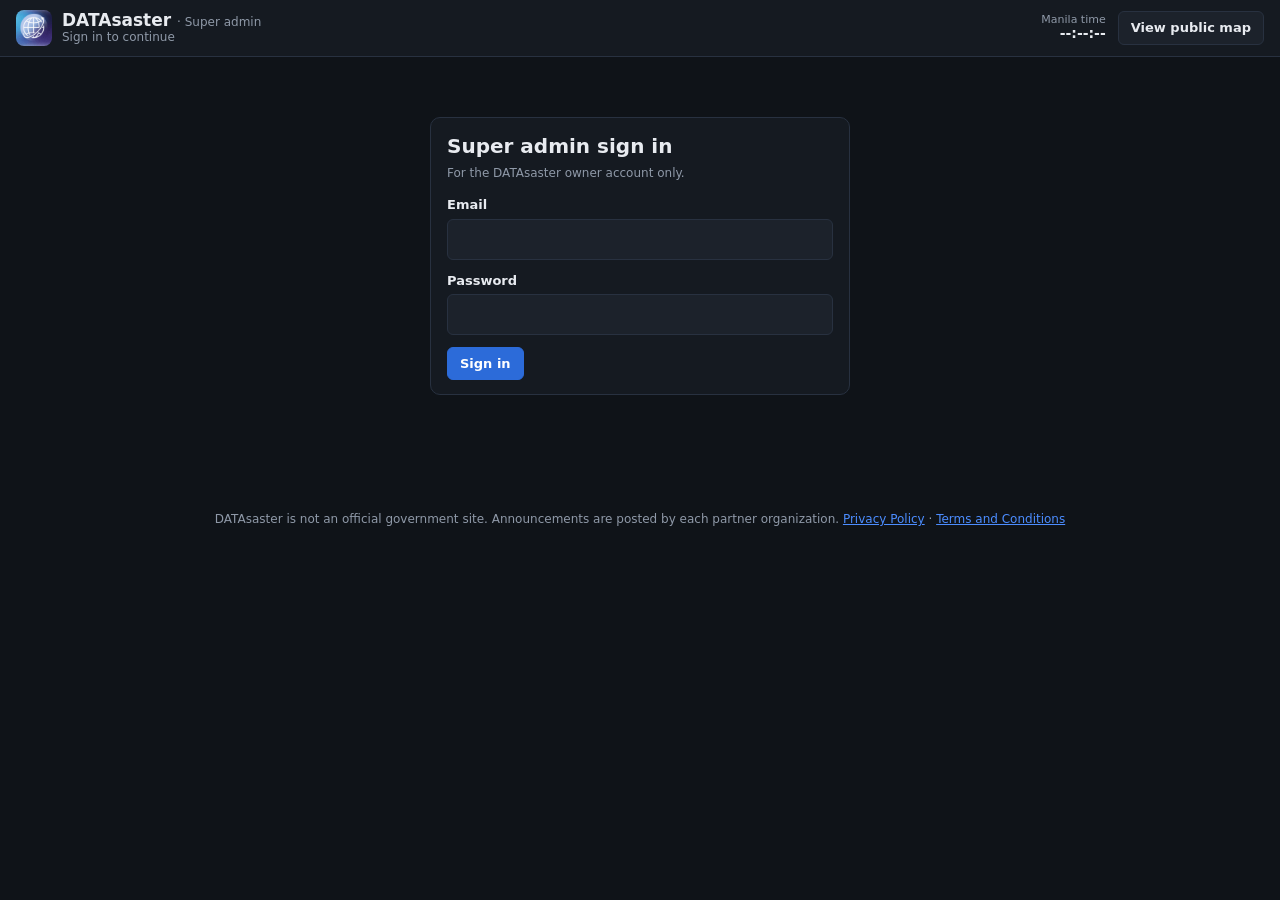
<file: admin.html>
<!DOCTYPE html>
<html lang="en" data-theme="dark">
<head>
<meta charset="utf-8">
<meta name="viewport" content="width=device-width, initial-scale=1">
<meta name="theme-color" content="#0f1318">
<title>Super admin | DATAsaster</title>
<meta name="robots" content="noindex">
<link rel="icon" href="favicon.ico" sizes="any">
<link rel="icon" type="image/png" sizes="32x32" href="favicon-32.png">
<link rel="apple-touch-icon" href="apple-touch-icon.png">
<link rel="stylesheet" href="css/style.css">
<link rel="stylesheet" href="css/lgu.css">
<link rel="stylesheet" href="css/lgu-console.css">
</head>
<body class="lgupage lgu cons">
<noscript><p style="padding:16px;margin:0;background:#fbbf24;color:#14181f">The admin page needs JavaScript. Please turn it on in your browser.</p></noscript>
<header class="lgutop" id="ctop">
  <a class="brand" href="./"><img src="icon-192.png" alt="" width="36" height="36"><div><b>DATAsaster <span class="m" style="font-weight:400">&middot; Super admin</span></b><small id="who">Sign in to continue</small></div></a>
  <div class="sp"></div>
  <div class="clock"><small>Manila time</small><b id="clk">--:--:--</b></div>
  <a class="btn" href="./">View public map</a>
  <button class="btn" id="btnOut" type="button" hidden>Sign out</button>
</header>
<nav class="ctabs" id="ctabs" hidden aria-label="Console sections"></nav>
<main id="app" class="capp"><p class="m" style="padding:24px 16px">Loading...</p></main>
<div class="toast" id="toast"></div>
<p class="lgufoot">DATAsaster is not an official government site. Announcements are posted by each partner organization. <a href="privacy.html">Privacy Policy</a> &middot; <a href="terms.html">Terms and Conditions</a></p>

<script src="lib/firebase-app-compat.js"></script>
<script src="lib/firebase-auth-compat.js"></script>
<script src="lib/firebase-firestore-compat.js"></script>
<script src="lib/firebase-app-check-compat.js"></script>
<script src="js/firebase-config.js"></script>
<script src="js/places.js"></script>
<script src="js/lgu-admin.js"></script>
</body>
</html>
</file>
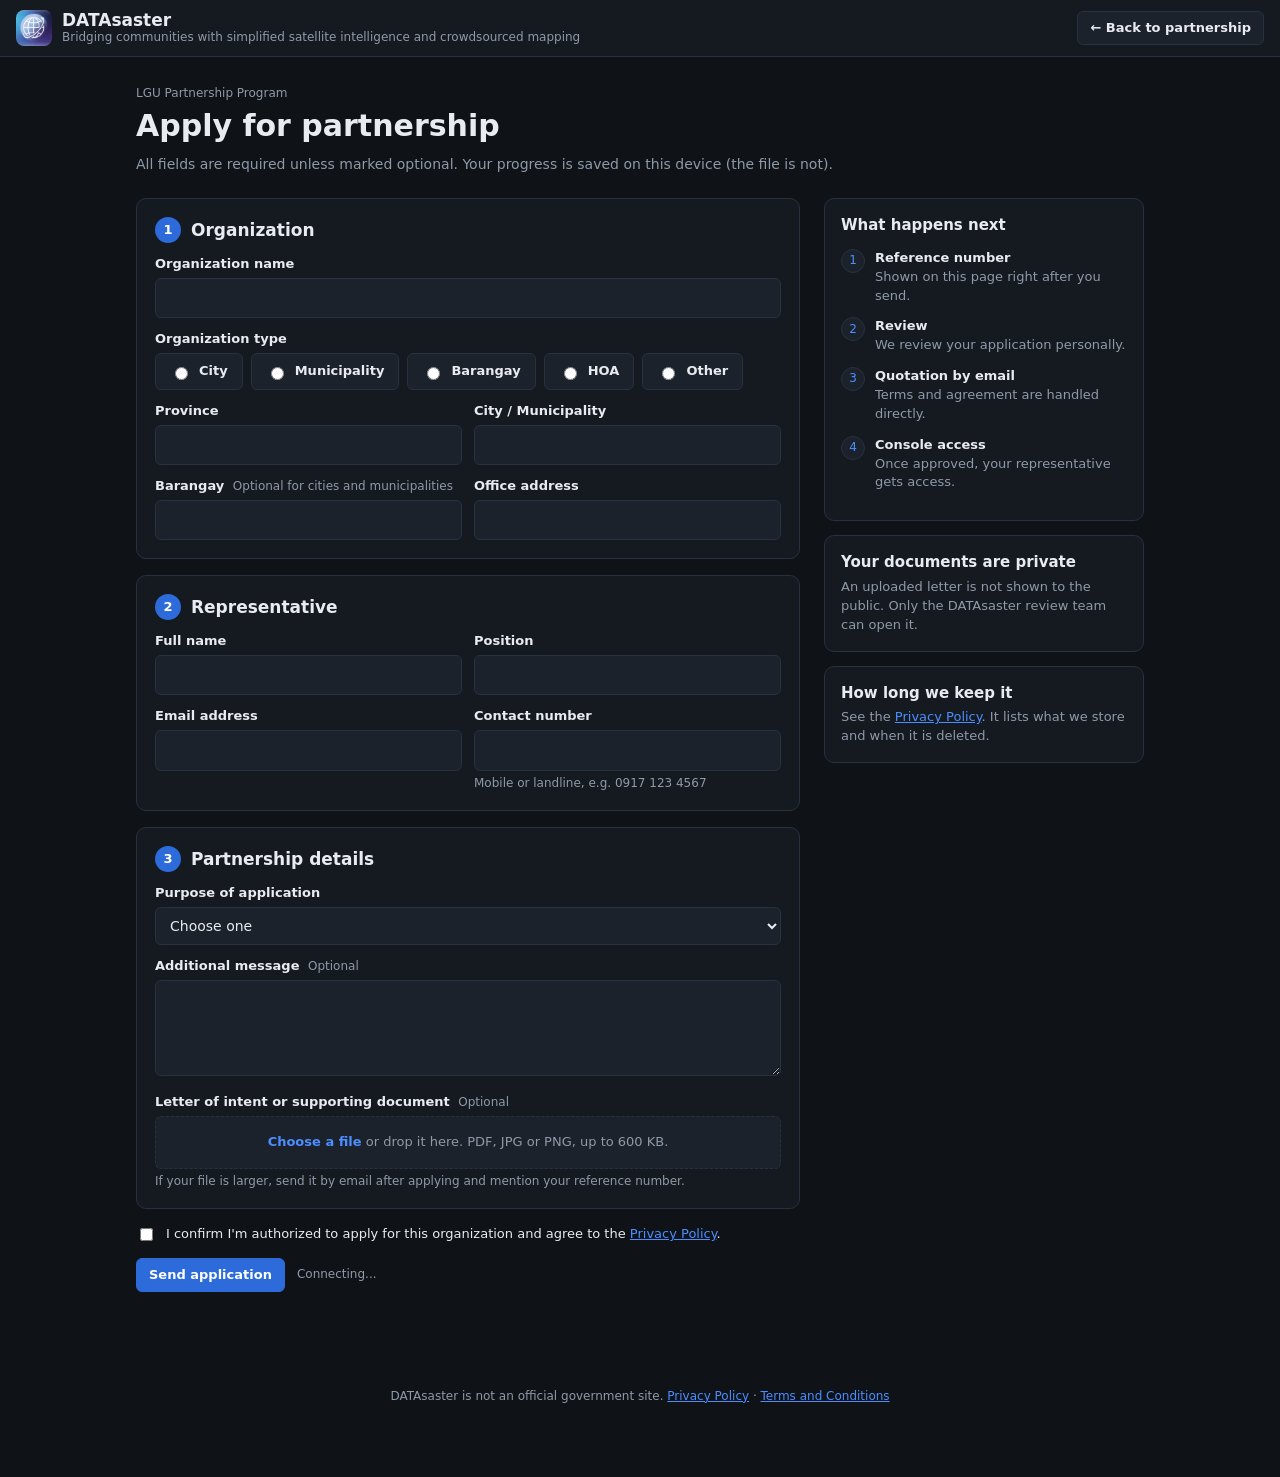
<file: apply.html>
<!DOCTYPE html>
<html lang="en" data-theme="dark">
<head>
<meta charset="utf-8">
<meta name="viewport" content="width=device-width, initial-scale=1">
<meta name="theme-color" content="#0f1318">
<title>Apply for partnership | DATAsaster</title>
<meta name="description" content="Apply for the DATAsaster LGU Partnership Program: cities, municipalities, barangays, HOAs and disaster response organizations.">
<link rel="icon" href="favicon.ico" sizes="any">
<link rel="icon" type="image/png" sizes="32x32" href="favicon-32.png">
<link rel="apple-touch-icon" href="apple-touch-icon.png">
<link rel="stylesheet" href="css/style.css">
<link rel="stylesheet" href="css/lgu.css">
</head>
<body class="lgupage lgu">
<noscript><p style="padding:16px;margin:0;background:#fbbf24;color:#14181f">This form needs JavaScript. Please turn it on in your browser.</p></noscript>
<header class="lgutop">
  <a class="brand" href="./"><img src="icon-192.png" alt="" width="36" height="36"><div><b>DATAsaster</b><small>Bridging communities with simplified satellite intelligence and crowdsourced mapping</small></div></a>
  <div class="sp"></div>
  <a class="btn" href="partner.html">&larr; Back to partnership</a>
</header>

<main class="apply">
  <div class="head">
    <p class="m">LGU Partnership Program</p>
    <h1>Apply for partnership</h1>
    <p>All fields are required unless marked optional. Your progress is saved on this device (the file is not).</p>
  </div>

  <div>
    <div id="done" class="done" hidden>
      <h2>Application received</h2>
      <p>Your reference number is:</p>
      <div class="ref" id="doneRef"></div>
      <p>Please keep it. We review applications personally and will contact you at <b id="doneMail"></b> about the next steps. We do not send an automatic confirmation email yet.</p>
      <p><a class="btn" href="./">Back to the dashboard</a></p>
    </div>

    <form id="frm" novalidate autocomplete="on">
      <div class="formerr" id="formErr" role="alert" hidden></div>

      <section class="fcard">
        <h2><i>1</i>Organization</h2>
        <div class="fgrid">
          <div class="field full" data-f="orgName"><label class="l" for="orgName">Organization name</label><input type="text" id="orgName" maxlength="120" autocomplete="organization"><div class="err"></div></div>
          <div class="field full" data-f="orgType"><span class="l" id="otl">Organization type</span>
            <div class="radios" role="radiogroup" aria-labelledby="otl">
              <label><input type="radio" name="orgType" value="City"> City</label>
              <label><input type="radio" name="orgType" value="Municipality"> Municipality</label>
              <label><input type="radio" name="orgType" value="Barangay"> Barangay</label>
              <label><input type="radio" name="orgType" value="HOA"> HOA</label>
              <label><input type="radio" name="orgType" value="Other"> Other</label>
            </div><div class="err"></div></div>
          <div class="field" data-f="province"><label class="l" for="province">Province</label><input type="text" id="province" maxlength="60"><div class="err"></div></div>
          <div class="field" data-f="city"><label class="l" for="city">City / Municipality</label><input type="text" id="city" maxlength="80"><div class="err"></div></div>
          <div class="field" data-f="barangay"><label class="l" for="barangay">Barangay <span class="lopt">Optional for cities and municipalities</span></label><input type="text" id="barangay" maxlength="80"><div class="err"></div></div>
          <div class="field" data-f="address"><label class="l" for="address">Office address</label><input type="text" id="address" maxlength="200" autocomplete="street-address"><div class="err"></div></div>
        </div>
      </section>

      <section class="fcard">
        <h2><i>2</i>Representative</h2>
        <div class="fgrid">
          <div class="field" data-f="repName"><label class="l" for="repName">Full name</label><input type="text" id="repName" maxlength="100" autocomplete="name"><div class="err"></div></div>
          <div class="field" data-f="position"><label class="l" for="position">Position</label><input type="text" id="position" maxlength="100" autocomplete="organization-title"><div class="err"></div></div>
          <div class="field" data-f="email"><label class="l" for="email">Email address</label><input type="email" id="email" maxlength="120" autocomplete="email" inputmode="email"><div class="err"></div></div>
          <div class="field" data-f="phone"><label class="l" for="phone">Contact number</label><input type="tel" id="phone" maxlength="20" autocomplete="tel"><div class="hint">Mobile or landline, e.g. 0917 123 4567</div><div class="err"></div></div>
        </div>
      </section>

      <section class="fcard">
        <h2><i>3</i>Partnership details</h2>
        <div class="fgrid">
          <div class="field full" data-f="purpose"><label class="l" for="purpose">Purpose of application</label>
            <select id="purpose"><option value="">Choose one</option><option>Publish emergency announcements</option><option>Review community incident reports</option><option>Both of the above</option><option>Other</option></select><div class="err"></div></div>
          <div class="field full" data-f="message"><label class="l" for="message">Additional message <span class="lopt">Optional</span></label><textarea id="message" maxlength="1500"></textarea><div class="err"></div></div>
          <div class="field full" data-f="doc"><span class="l">Letter of intent or supporting document <span class="lopt">Optional</span></span>
            <div class="drop" id="drop"><input type="file" id="docFile" accept="application/pdf,image/jpeg,image/png,.pdf,.jpg,.jpeg,.png"><label for="docFile">Choose a file</label> or drop it here. PDF, JPG or PNG, up to 600 KB.</div>
            <div class="filerow" id="fileRow" hidden><span id="fileName"></span><button type="button" class="btn sm" id="fileRm">Remove file</button></div>
            <div class="hint">If your file is larger, send it by email after applying and mention your reference number.</div><div class="err"></div></div>
        </div>
      </section>

      <div class="field" data-f="agreed"><label class="consent"><input type="checkbox" id="agreed"><span>I confirm I'm authorized to apply for this organization and agree to the <a href="privacy.html" target="_blank" rel="noopener">Privacy Policy</a>.</span></label><div class="err"></div></div>
      <div style="display:flex;gap:12px;align-items:center;flex-wrap:wrap"><button type="submit" class="btn primary" id="send" disabled>Send application</button><span class="m" id="sendNote">Connecting...</span></div>
    </form>
  </div>

  <aside class="side">
    <div class="lcard"><h3>What happens next</h3>
      <ol>
        <li><i>1</i><div><b>Reference number</b><span>Shown on this page right after you send.</span></div></li>
        <li><i>2</i><div><b>Review</b><span>We review your application personally.</span></div></li>
        <li><i>3</i><div><b>Quotation by email</b><span>Terms and agreement are handled directly.</span></div></li>
        <li><i>4</i><div><b>Console access</b><span>Once approved, your representative gets access.</span></div></li>
      </ol></div>
    <div class="lcard"><h3>Your documents are private</h3><p>An uploaded letter is not shown to the public. Only the DATAsaster review team can open it.</p></div>
    <div class="lcard"><h3>How long we keep it</h3><p>See the <a href="privacy.html#applications">Privacy Policy</a>. It lists what we store and when it is deleted.</p></div>
  </aside>
</main>

<p class="lgufoot">DATAsaster is not an official government site. <a href="privacy.html">Privacy Policy</a> &middot; <a href="terms.html">Terms and Conditions</a></p>

<script src="lib/firebase-app-compat.js"></script>
<script src="lib/firebase-auth-compat.js"></script>
<script src="lib/firebase-firestore-compat.js"></script>
<script src="lib/firebase-app-check-compat.js"></script>
<script src="js/firebase-config.js"></script>
<script src="js/lgu-apply.js"></script>
</body>
</html>
</file>
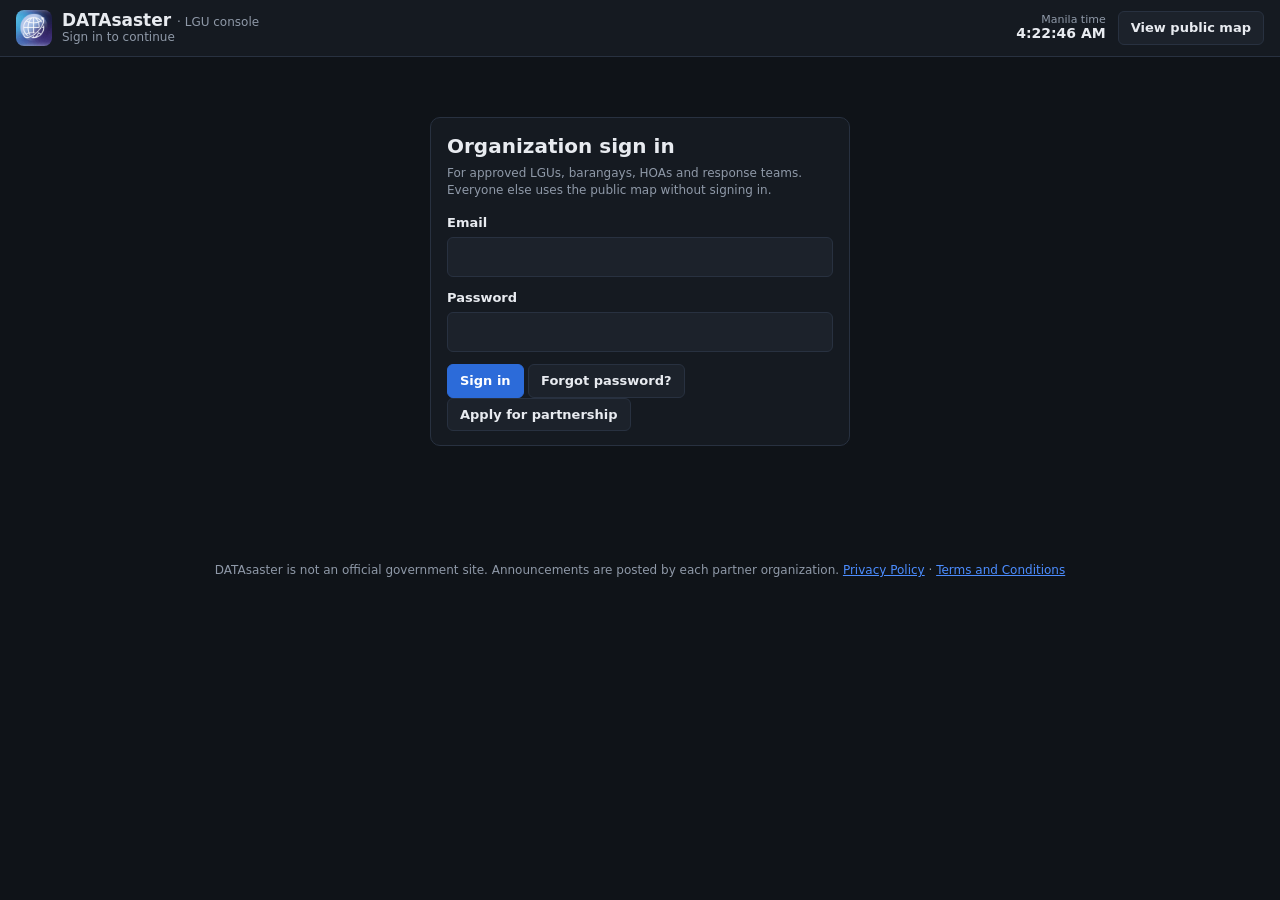
<file: console.html>
<!DOCTYPE html>
<html lang="en" data-theme="dark">
<head>
<meta charset="utf-8">
<meta name="viewport" content="width=device-width, initial-scale=1">
<meta name="theme-color" content="#0f1318">
<title>Organization console | DATAsaster</title>
<meta name="robots" content="noindex">
<link rel="icon" href="favicon.ico" sizes="any">
<link rel="icon" type="image/png" sizes="32x32" href="favicon-32.png">
<link rel="apple-touch-icon" href="apple-touch-icon.png">
<link rel="stylesheet" href="css/style.css">
<link rel="stylesheet" href="css/lgu.css">
<link rel="stylesheet" href="css/lgu-console.css">
</head>
<body class="lgupage lgu cons">
<noscript><p style="padding:16px;margin:0;background:#fbbf24;color:#14181f">The console needs JavaScript. Please turn it on in your browser.</p></noscript>
<header class="lgutop" id="ctop">
  <a class="brand" href="./"><img src="icon-192.png" alt="" width="36" height="36"><div><b>DATAsaster <span class="m" style="font-weight:400">&middot; LGU console</span></b><small id="who">Sign in to continue</small></div></a>
  <div class="sp"></div>
  <div class="clock"><small>Manila time</small><b id="clk">--:--:--</b></div>
  <a class="btn" href="./">View public map</a>
  <button class="btn" id="btnOut" type="button" hidden>Sign out</button>
  <button class="btn primary" id="btnNew" type="button" hidden>+ New announcement</button>
</header>
<nav class="ctabs" id="ctabs" hidden aria-label="Console sections"></nav>
<main id="app" class="capp"><p class="m" style="padding:24px 16px">Loading...</p></main>
<div class="toast" id="toast"></div>
<p class="lgufoot">DATAsaster is not an official government site. Announcements are posted by each partner organization. <a href="privacy.html">Privacy Policy</a> &middot; <a href="terms.html">Terms and Conditions</a></p>

<script src="lib/firebase-app-compat.js"></script>
<script src="lib/firebase-auth-compat.js"></script>
<script src="lib/firebase-firestore-compat.js"></script>
<script src="lib/firebase-app-check-compat.js"></script>
<script src="js/firebase-config.js"></script>
<script src="js/lgu-console.js"></script>
</body>
</html>
</file>
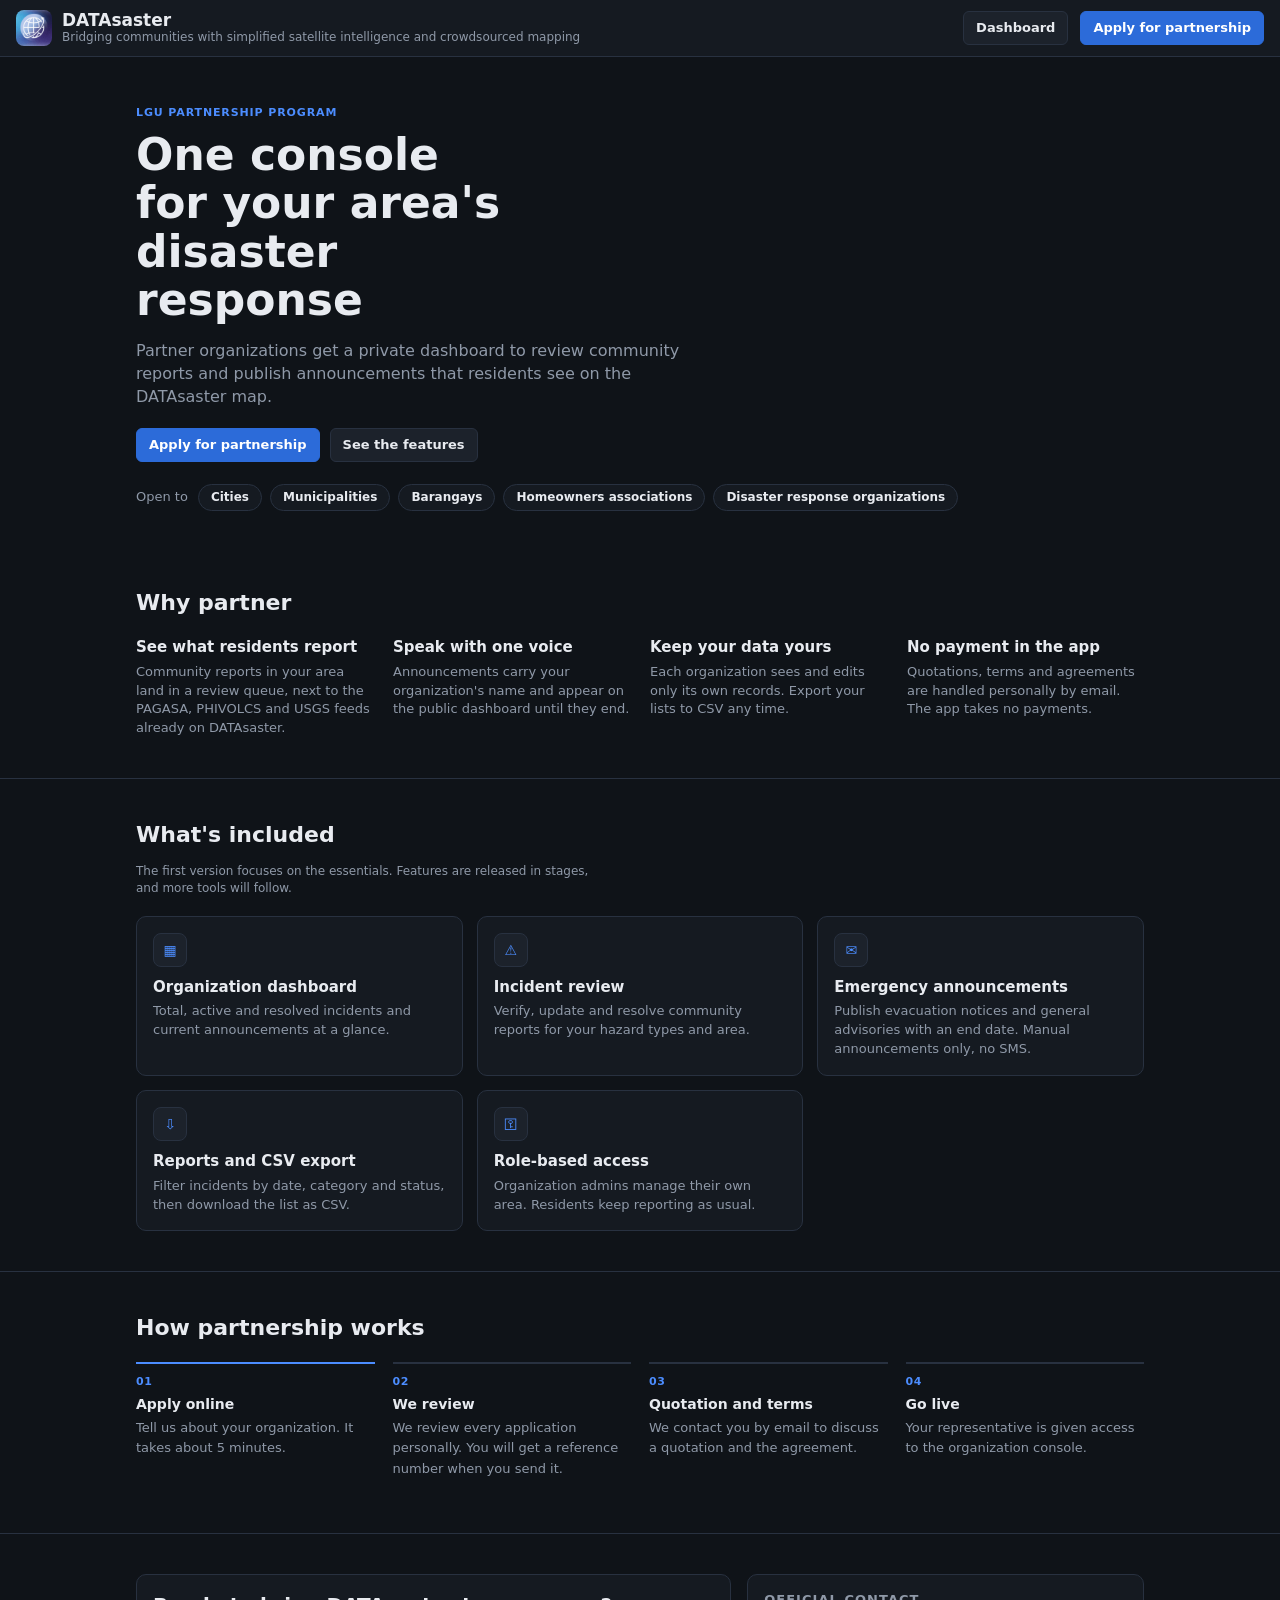
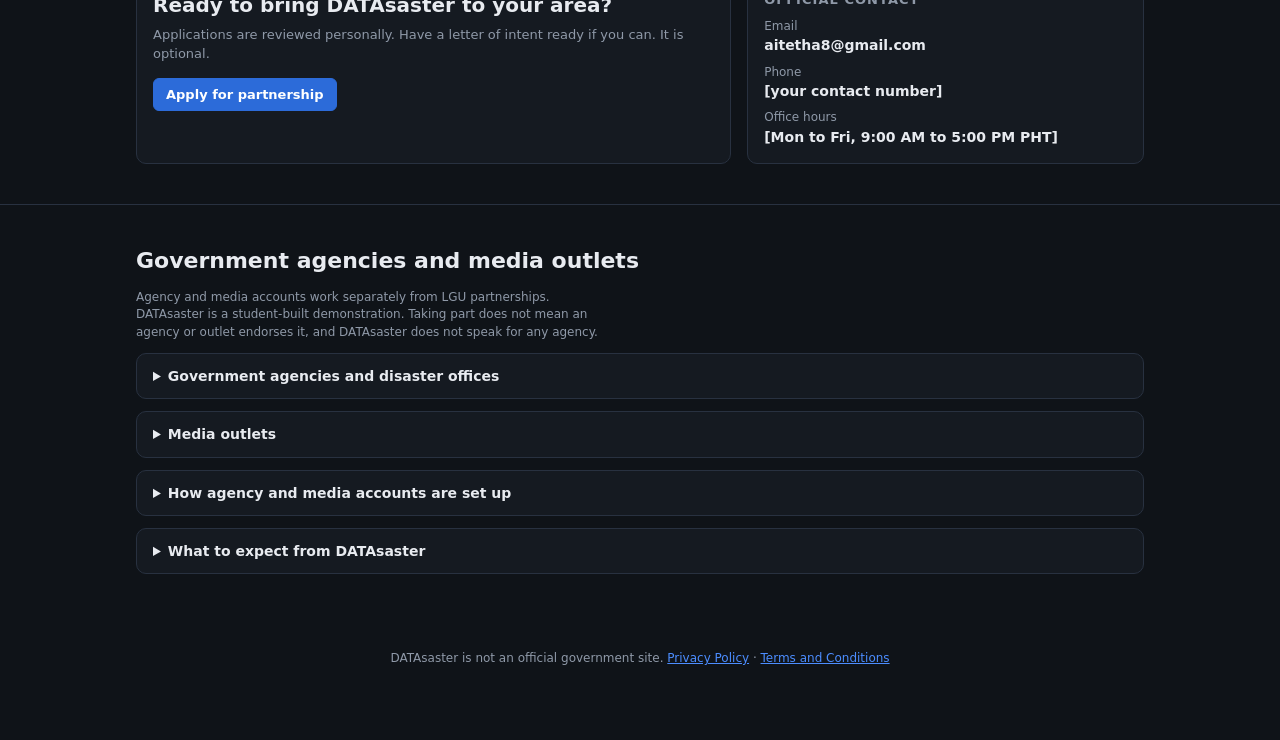
<file: partner.html>
<!DOCTYPE html>
<html lang="en" data-theme="dark">
<head>
<meta charset="utf-8">
<meta name="viewport" content="width=device-width, initial-scale=1">
<meta name="theme-color" content="#0f1318">
<title>Partner with us | DATAsaster</title>
<meta name="description" content="How LGUs, barangays, HOAs, response teams, government agencies and media outlets can take part in DATAsaster, a student-built Philippine disaster information demo.">
<link rel="icon" href="favicon.ico" sizes="any">
<link rel="icon" type="image/png" sizes="32x32" href="favicon-32.png">
<link rel="apple-touch-icon" href="apple-touch-icon.png">
<link rel="stylesheet" href="css/style.css">
<link rel="stylesheet" href="css/lgu.css">
</head>
<body class="lgupage lgu">
<header class="lgutop">
  <a class="brand" href="./"><img src="icon-192.png" alt="" width="36" height="36"><div><b>DATAsaster</b><small>Bridging communities with simplified satellite intelligence and crowdsourced mapping</small></div></a>
  <div class="sp"></div>
  <a class="btn" href="./">Dashboard</a>
  <a class="btn primary" href="apply.html">Apply for partnership</a>
</header>

<main>
<section class="lguhero"><div class="lguwrap">
  <p class="kicker">LGU Partnership Program</p>
  <h1>One console for your area's disaster response</h1>
  <p class="lead">Partner organizations get a private dashboard to review community reports and publish announcements that residents see on the DATAsaster map.</p>
  <div class="acts"><a class="btn primary" href="apply.html">Apply for partnership</a><a class="btn" href="#features">See the features</a></div>
  <div class="pills"><span class="lbl0">Open to</span><span class="pill">Cities</span><span class="pill">Municipalities</span><span class="pill">Barangays</span><span class="pill">Homeowners associations</span><span class="pill">Disaster response organizations</span></div>
</div></section>

<section class="lgusec"><div class="lguwrap">
  <h2>Why partner</h2>
  <div class="g4">
    <div><h3>See what residents report</h3><p>Community reports in your area land in a review queue, next to the PAGASA, PHIVOLCS and USGS feeds already on DATAsaster.</p></div>
    <div><h3>Speak with one voice</h3><p>Announcements carry your organization's name and appear on the public dashboard until they end.</p></div>
    <div><h3>Keep your data yours</h3><p>Each organization sees and edits only its own records. Export your lists to CSV any time.</p></div>
    <div><h3>No payment in the app</h3><p>Quotations, terms and agreements are handled personally by email. The app takes no payments.</p></div>
  </div>
</div></section>

<section class="lgusec" id="features"><div class="lguwrap">
  <h2>What's included</h2>
  <p class="m">The first version focuses on the essentials. Features are released in stages, and more tools will follow.</p>
  <div class="g3">
    <div class="lcard"><span class="ic0" aria-hidden="true">&#9638;</span><h3>Organization dashboard</h3><p>Total, active and resolved incidents and current announcements at a glance.</p></div>
    <div class="lcard"><span class="ic0" aria-hidden="true">&#9888;</span><h3>Incident review</h3><p>Verify, update and resolve community reports for your hazard types and area.</p></div>
    <div class="lcard"><span class="ic0" aria-hidden="true">&#9993;</span><h3>Emergency announcements</h3><p>Publish evacuation notices and general advisories with an end date. Manual announcements only, no SMS.</p></div>
    <div class="lcard"><span class="ic0" aria-hidden="true">&#8681;</span><h3>Reports and CSV export</h3><p>Filter incidents by date, category and status, then download the list as CSV.</p></div>
    <div class="lcard"><span class="ic0" aria-hidden="true">&#9919;</span><h3>Role-based access</h3><p>Organization admins manage their own area. Residents keep reporting as usual.</p></div>
  </div>
</div></section>

<section class="lgusec"><div class="lguwrap">
  <h2>How partnership works</h2>
  <ol class="steps">
    <li><b>01</b><strong>Apply online</strong><span>Tell us about your organization. It takes about 5 minutes.</span></li>
    <li><b>02</b><strong>We review</strong><span>We review every application personally. You will get a reference number when you send it.</span></li>
    <li><b>03</b><strong>Quotation and terms</strong><span>We contact you by email to discuss a quotation and the agreement.</span></li>
    <li><b>04</b><strong>Go live</strong><span>Your representative is given access to the organization console.</span></li>
  </ol>
</div></section>

<section class="lgusec"><div class="lguwrap">
  <div class="ctabox">
    <div class="lcard"><h2 style="font-size:20px">Ready to bring DATAsaster to your area?</h2><p style="margin:6px 0 14px">Applications are reviewed personally. Have a letter of intent ready if you can. It is optional.</p><a class="btn primary" href="apply.html">Apply for partnership</a></div>
    <div class="lcard"><p class="kicker" style="color:var(--muted)">Official contact</p>
      <dl><dt>Email</dt><dd>aitetha8@gmail.com</dd><dt>Phone</dt><dd>[your contact number]</dd><dt>Office hours</dt><dd>[Mon to Fri, 9:00 AM to 5:00 PM PHT]</dd></dl></div>
  </div>
</div></section>

<section class="lgusec"><div class="lguwrap">
  <h2>Government agencies and media outlets</h2>
  <p class="m">Agency and media accounts work separately from LGU partnerships. DATAsaster is a student-built demonstration. Taking part does not mean an agency or outlet endorses it, and DATAsaster does not speak for any agency.</p>
  <details><summary>Government agencies and disaster offices</summary>
    <ul>
      <li>Assess community reports of the hazard types the agency covers: corroborated, not corroborated, duplicate, under review or unable to verify.</li>
      <li>Verify and resolve reports of those hazard types.</li>
      <li>Publish, revise and withdraw official advisories, always with a link to the original source. Every revision is kept.</li>
      <li>Cannot delete community reports, act on other hazard types, or change another agency's records.</li>
    </ul></details>
  <details><summary>Media outlets</summary>
    <ul>
      <li>Add incident reports that are shown with the outlet name, so readers can tell a newsroom report from an anonymous one.</li>
      <li>Cannot resolve, verify or delete anything, including their own reports.</li>
      <li>Media reports are still unverified. The public can flag any report as fake or wrong, and the DATAsaster team reviews flags.</li>
    </ul></details>
  <details><summary>How agency and media accounts are set up</summary>
    <ul>
      <li>Write to us with the name of your agency or outlet and an authorized representative.</li>
      <li>We confirm who the person is and that they may act for the organization.</li>
      <li>We create an individual account. Accounts are not shared, and a person who leaves must be reported so access can be removed.</li>
      <li>A short test period uses demonstration data, then the account goes live. Staff sign in at Settings, then Account.</li>
    </ul></details>
  <details><summary>What to expect from DATAsaster</summary>
    <ul>
      <li>Actions by agency and partner accounts are logged. Access can be suspended or removed at any time.</li>
      <li>There is no 24/7 monitoring, no guaranteed uptime and no emergency response. Do not rely on DATAsaster to reach the public in an emergency.</li>
      <li>There is no advertising and no paid placement.</li>
    </ul></details>
</div></section>
</main>

<p class="lgufoot">DATAsaster is not an official government site. <a href="privacy.html">Privacy Policy</a> &middot; <a href="terms.html">Terms and Conditions</a></p>
</body>
</html>
</file>
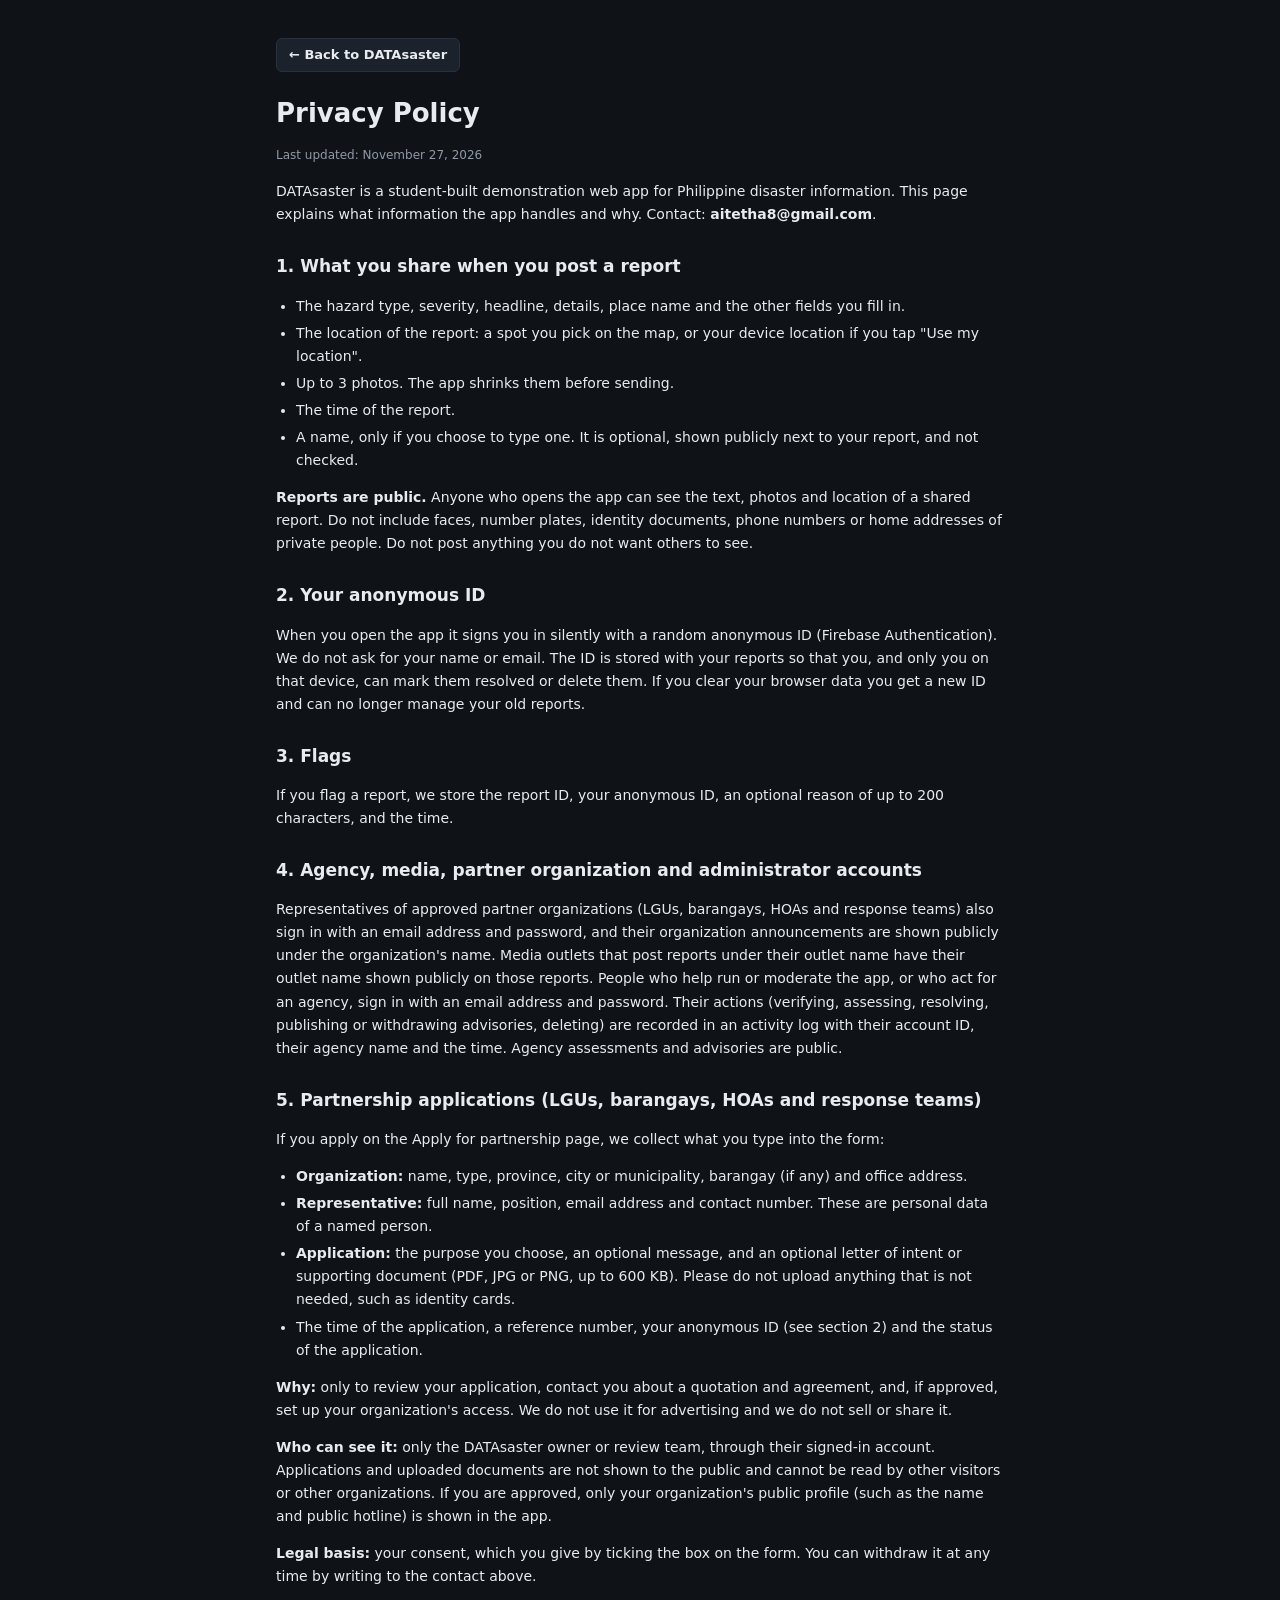
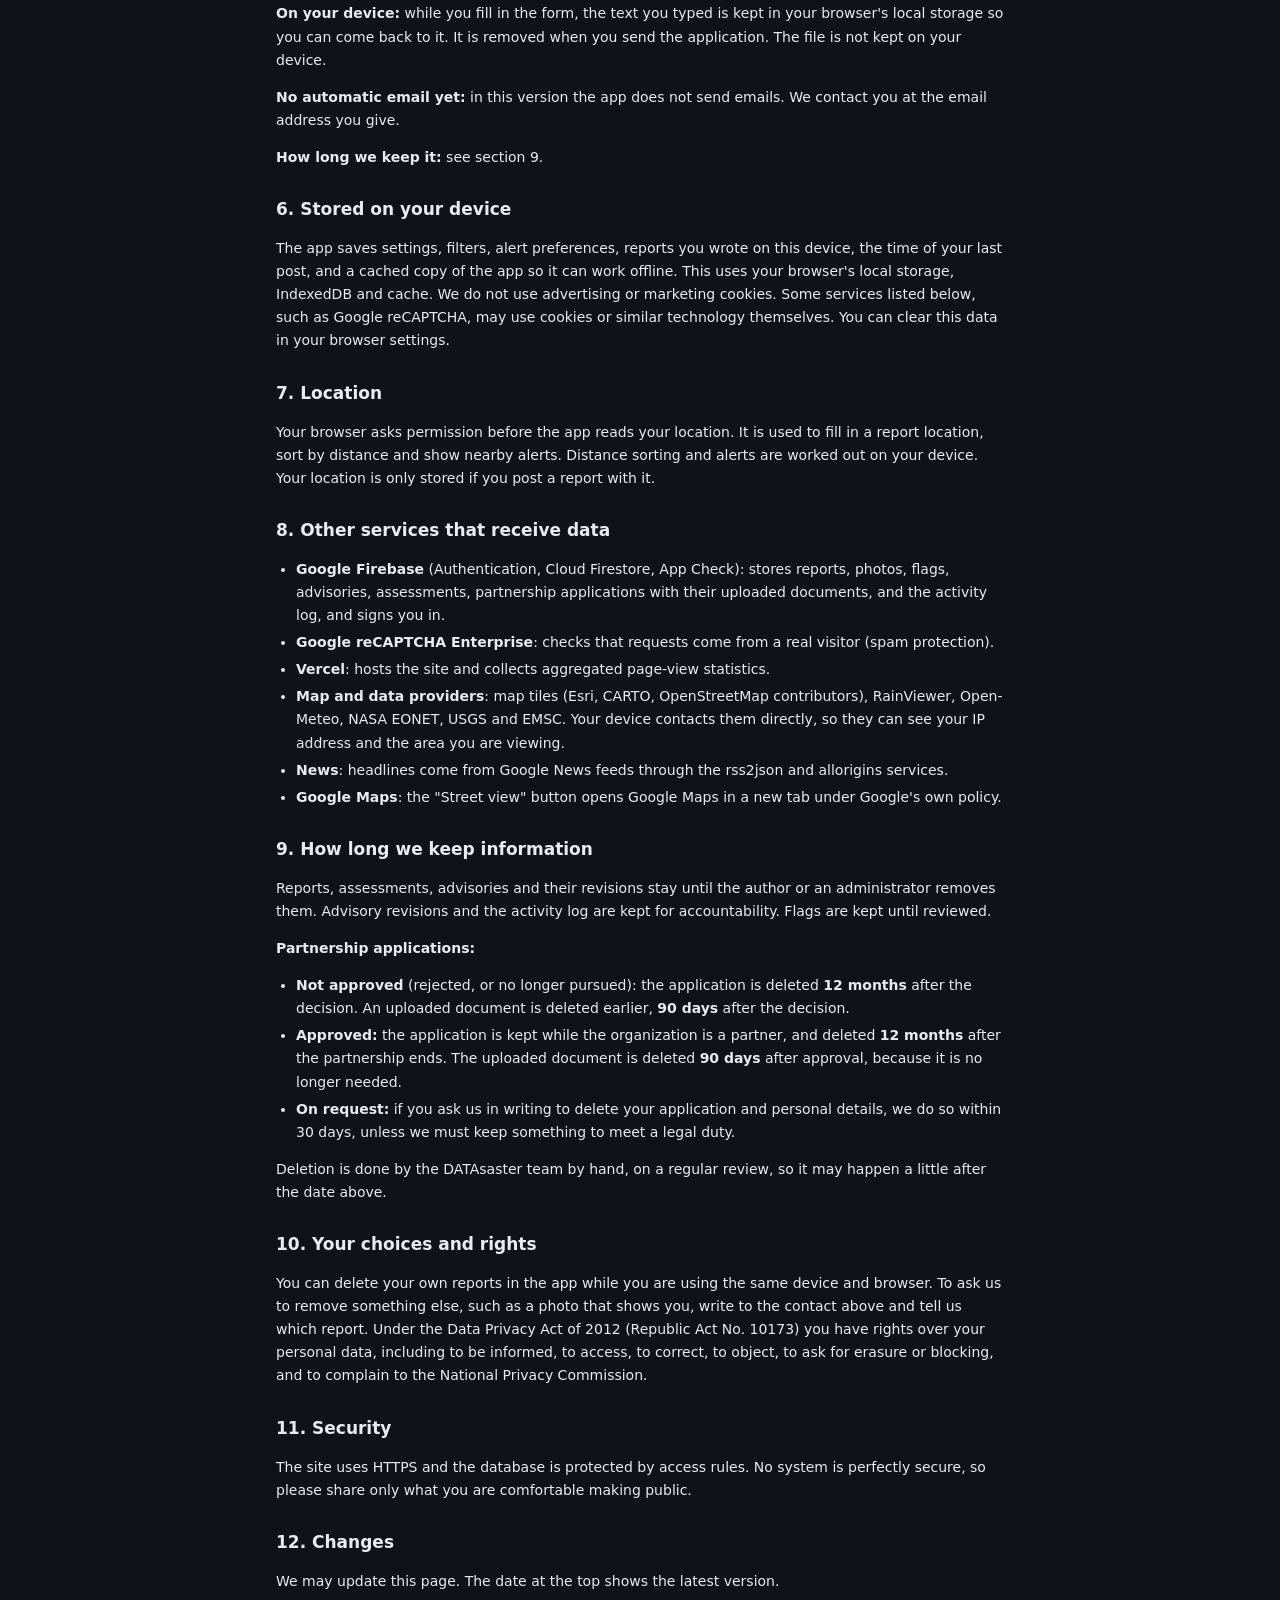
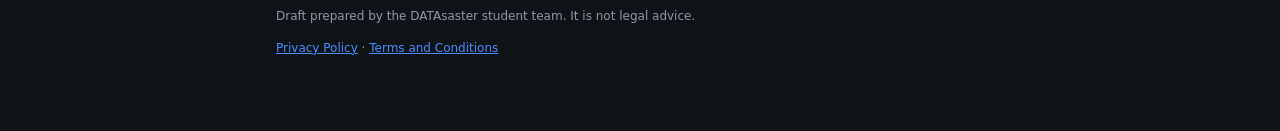
<file: privacy.html>
<!DOCTYPE html>
<html lang="en" data-theme="dark">
<head>
<meta charset="utf-8">
<meta name="viewport" content="width=device-width, initial-scale=1">
<meta name="theme-color" content="#0f1318">
<title>Privacy Policy | DATAsaster</title>
<meta name="description" content="How DATAsaster handles reports, photos, locations and sign-in data.">
<link rel="icon" href="favicon.ico" sizes="any">
<link rel="icon" type="image/png" sizes="32x32" href="favicon-32.png">
<link rel="apple-touch-icon" href="apple-touch-icon.png">
<link rel="stylesheet" href="css/style.css">
</head>
<body class="legalpage">
<main class="legal">
<p><a class="btn" href="./">&larr; Back to DATAsaster</a></p>
<h1>Privacy Policy</h1>
<p class="m">Last updated: November 27, 2026</p>
<p>DATAsaster is a student-built demonstration web app for Philippine disaster information. This page explains what information the app handles and why. Contact: <b>aitetha8@gmail.com</b>.</p>

<h2>1. What you share when you post a report</h2>
<ul>
<li>The hazard type, severity, headline, details, place name and the other fields you fill in.</li>
<li>The location of the report: a spot you pick on the map, or your device location if you tap "Use my location".</li>
<li>Up to 3 photos. The app shrinks them before sending.</li>
<li>The time of the report.</li>
<li>A name, only if you choose to type one. It is optional, shown publicly next to your report, and not checked.</li>
</ul>
<p><b>Reports are public.</b> Anyone who opens the app can see the text, photos and location of a shared report. Do not include faces, number plates, identity documents, phone numbers or home addresses of private people. Do not post anything you do not want others to see.</p>

<h2>2. Your anonymous ID</h2>
<p>When you open the app it signs you in silently with a random anonymous ID (Firebase Authentication). We do not ask for your name or email. The ID is stored with your reports so that you, and only you on that device, can mark them resolved or delete them. If you clear your browser data you get a new ID and can no longer manage your old reports.</p>

<h2>3. Flags</h2>
<p>If you flag a report, we store the report ID, your anonymous ID, an optional reason of up to 200 characters, and the time.</p>

<h2>4. Agency, media, partner organization and administrator accounts</h2>
<p>Representatives of approved partner organizations (LGUs, barangays, HOAs and response teams) also sign in with an email address and password, and their organization announcements are shown publicly under the organization's name. Media outlets that post reports under their outlet name have their outlet name shown publicly on those reports. People who help run or moderate the app, or who act for an agency, sign in with an email address and password. Their actions (verifying, assessing, resolving, publishing or withdrawing advisories, deleting) are recorded in an activity log with their account ID, their agency name and the time. Agency assessments and advisories are public.</p>

<h2 id="applications">5. Partnership applications (LGUs, barangays, HOAs and response teams)</h2>
<p>If you apply on the Apply for partnership page, we collect what you type into the form:</p>
<ul>
<li><b>Organization:</b> name, type, province, city or municipality, barangay (if any) and office address.</li>
<li><b>Representative:</b> full name, position, email address and contact number. These are personal data of a named person.</li>
<li><b>Application:</b> the purpose you choose, an optional message, and an optional letter of intent or supporting document (PDF, JPG or PNG, up to 600 KB). Please do not upload anything that is not needed, such as identity cards.</li>
<li>The time of the application, a reference number, your anonymous ID (see section 2) and the status of the application.</li>
</ul>
<p><b>Why:</b> only to review your application, contact you about a quotation and agreement, and, if approved, set up your organization's access. We do not use it for advertising and we do not sell or share it.</p>
<p><b>Who can see it:</b> only the DATAsaster owner or review team, through their signed-in account. Applications and uploaded documents are not shown to the public and cannot be read by other visitors or other organizations. If you are approved, only your organization's public profile (such as the name and public hotline) is shown in the app.</p>
<p><b>Legal basis:</b> your consent, which you give by ticking the box on the form. You can withdraw it at any time by writing to the contact above.</p>
<p><b>On your device:</b> while you fill in the form, the text you typed is kept in your browser's local storage so you can come back to it. It is removed when you send the application. The file is not kept on your device.</p>
<p><b>No automatic email yet:</b> in this version the app does not send emails. We contact you at the email address you give.</p>
<p><b>How long we keep it:</b> see section 9.</p>

<h2>6. Stored on your device</h2>
<p>The app saves settings, filters, alert preferences, reports you wrote on this device, the time of your last post, and a cached copy of the app so it can work offline. This uses your browser's local storage, IndexedDB and cache. We do not use advertising or marketing cookies. Some services listed below, such as Google reCAPTCHA, may use cookies or similar technology themselves. You can clear this data in your browser settings.</p>

<h2>7. Location</h2>
<p>Your browser asks permission before the app reads your location. It is used to fill in a report location, sort by distance and show nearby alerts. Distance sorting and alerts are worked out on your device. Your location is only stored if you post a report with it.</p>

<h2>8. Other services that receive data</h2>
<ul>
<li><b>Google Firebase</b> (Authentication, Cloud Firestore, App Check): stores reports, photos, flags, advisories, assessments, partnership applications with their uploaded documents, and the activity log, and signs you in.</li>
<li><b>Google reCAPTCHA Enterprise</b>: checks that requests come from a real visitor (spam protection).</li>
<li><b>Vercel</b>: hosts the site and collects aggregated page-view statistics.</li>
<li><b>Map and data providers</b>: map tiles (Esri, CARTO, OpenStreetMap contributors), RainViewer, Open-Meteo, NASA EONET, USGS and EMSC. Your device contacts them directly, so they can see your IP address and the area you are viewing.</li>
<li><b>News</b>: headlines come from Google News feeds through the rss2json and allorigins services.</li>
<li><b>Google Maps</b>: the "Street view" button opens Google Maps in a new tab under Google's own policy.</li>
</ul>

<h2>9. How long we keep information</h2>
<p>Reports, assessments, advisories and their revisions stay until the author or an administrator removes them. Advisory revisions and the activity log are kept for accountability. Flags are kept until reviewed.</p>
<p><b>Partnership applications:</b></p>
<ul>
<li><b>Not approved</b> (rejected, or no longer pursued): the application is deleted <b>12 months</b> after the decision. An uploaded document is deleted earlier, <b>90 days</b> after the decision.</li>
<li><b>Approved:</b> the application is kept while the organization is a partner, and deleted <b>12 months</b> after the partnership ends. The uploaded document is deleted <b>90 days</b> after approval, because it is no longer needed.</li>
<li><b>On request:</b> if you ask us in writing to delete your application and personal details, we do so within 30 days, unless we must keep something to meet a legal duty.</li>
</ul>
<p>Deletion is done by the DATAsaster team by hand, on a regular review, so it may happen a little after the date above.</p>

<h2>10. Your choices and rights</h2>
<p>You can delete your own reports in the app while you are using the same device and browser. To ask us to remove something else, such as a photo that shows you, write to the contact above and tell us which report. Under the Data Privacy Act of 2012 (Republic Act No. 10173) you have rights over your personal data, including to be informed, to access, to correct, to object, to ask for erasure or blocking, and to complain to the National Privacy Commission.</p>

<h2>11. Security</h2>
<p>The site uses HTTPS and the database is protected by access rules. No system is perfectly secure, so please share only what you are comfortable making public.</p>

<h2>12. Changes</h2>
<p>We may update this page. The date at the top shows the latest version.</p>

<p class="m">Draft prepared by the DATAsaster student team. It is not legal advice.</p>
<p class="m"><a href="privacy.html">Privacy Policy</a> &middot; <a href="terms.html">Terms and Conditions</a></p>
</main>
</body>
</html>
</file>
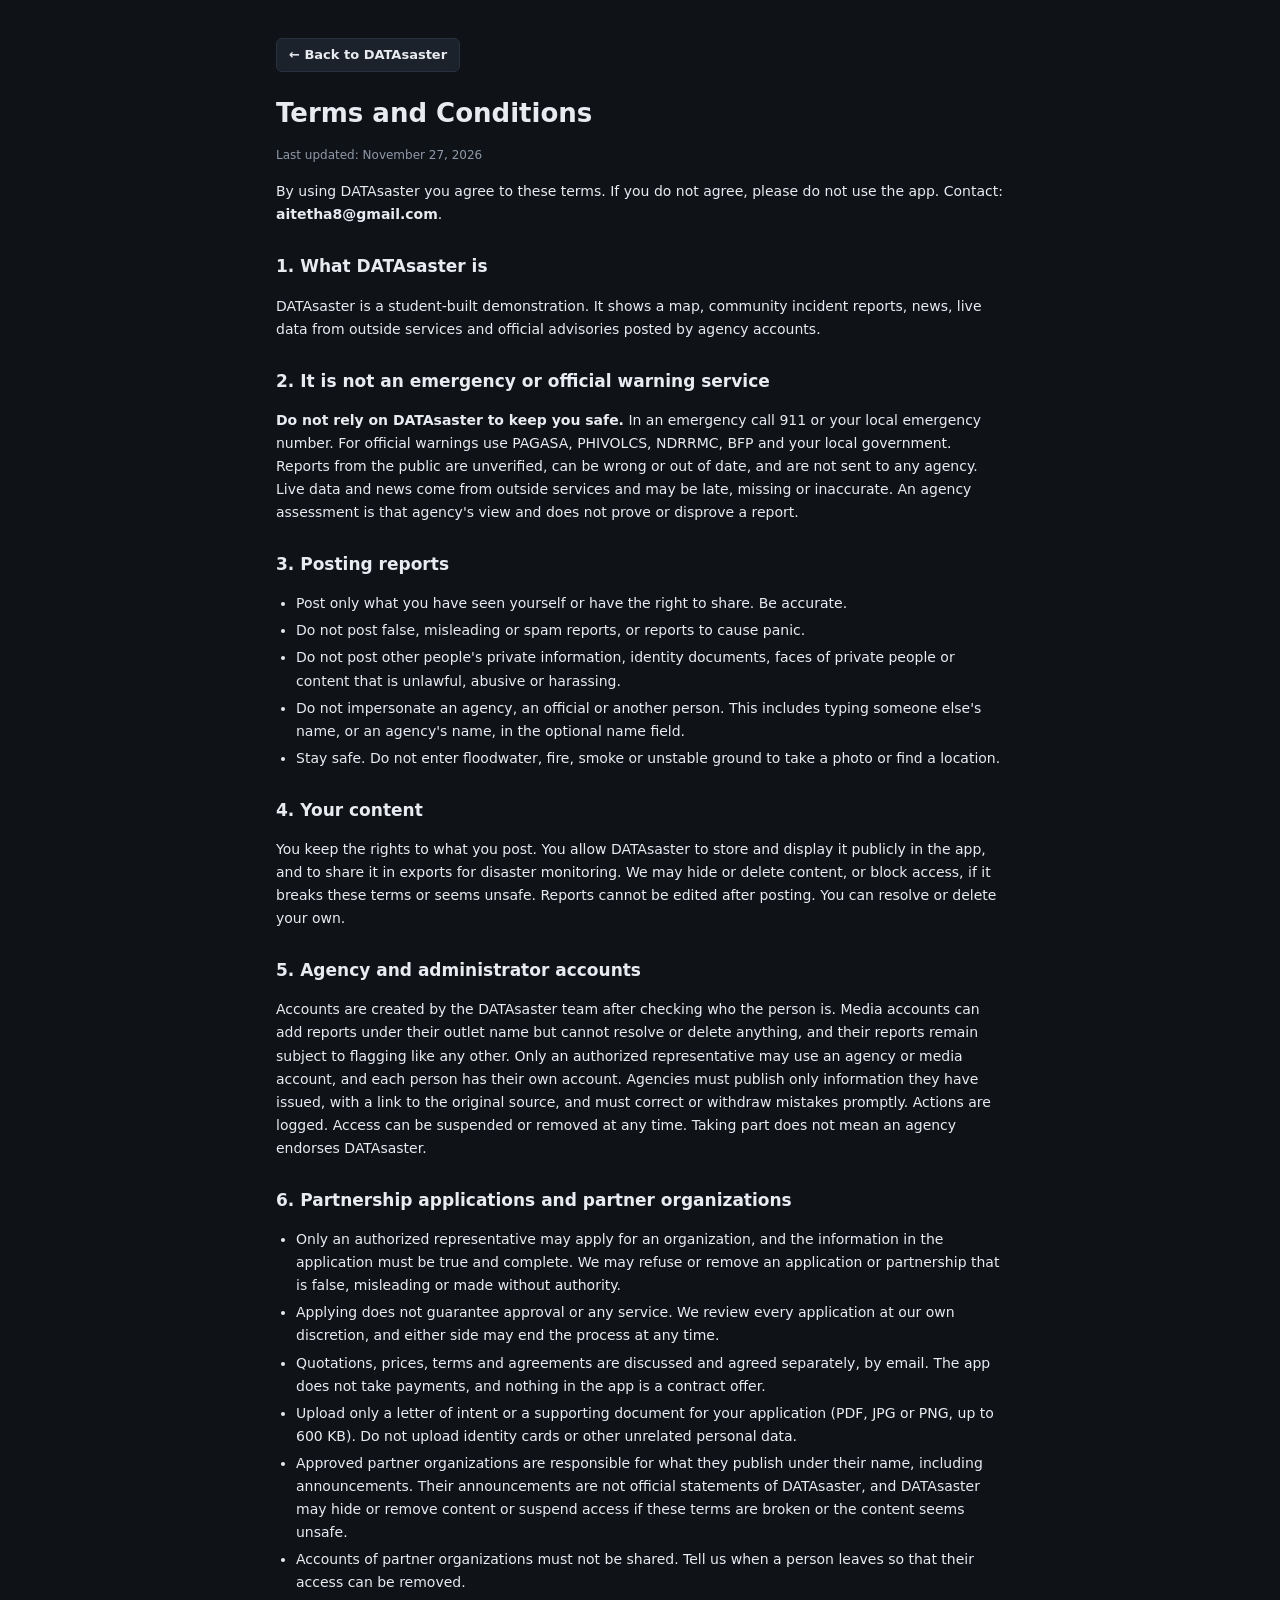
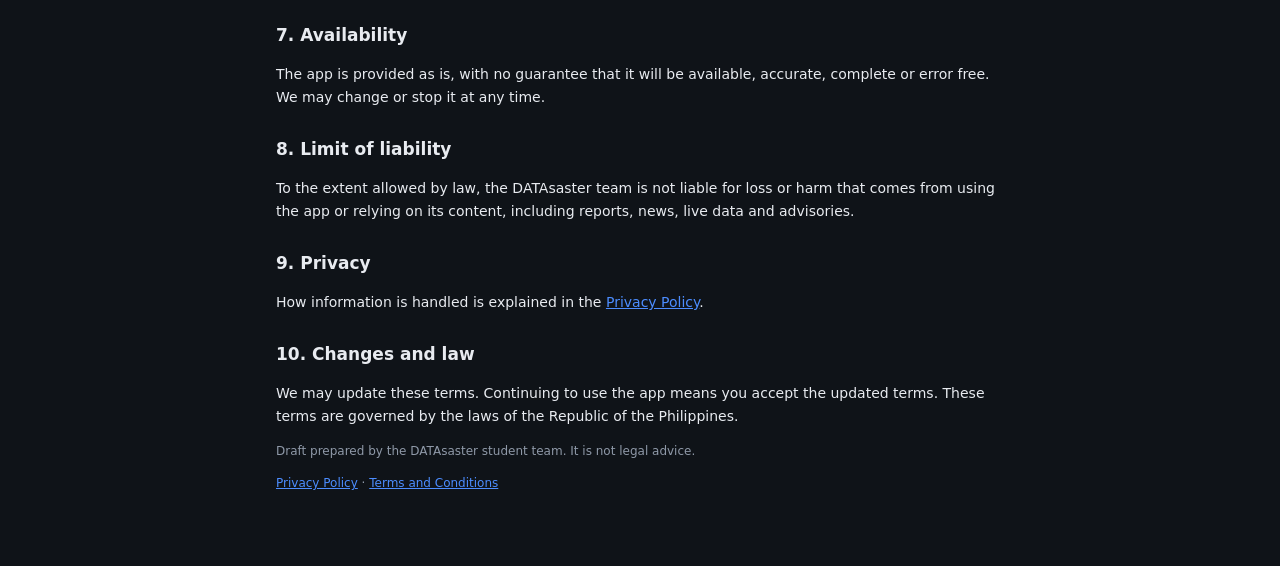
<file: terms.html>
<!DOCTYPE html>
<html lang="en" data-theme="dark">
<head>
<meta charset="utf-8">
<meta name="viewport" content="width=device-width, initial-scale=1">
<meta name="theme-color" content="#0f1318">
<title>Terms and Conditions | DATAsaster</title>
<meta name="description" content="The rules for using DATAsaster, a student-built Philippine disaster information demo.">
<link rel="icon" href="favicon.ico" sizes="any">
<link rel="icon" type="image/png" sizes="32x32" href="favicon-32.png">
<link rel="apple-touch-icon" href="apple-touch-icon.png">
<link rel="stylesheet" href="css/style.css">
</head>
<body class="legalpage">
<main class="legal">
<p><a class="btn" href="./">&larr; Back to DATAsaster</a></p>
<h1>Terms and Conditions</h1>
<p class="m">Last updated: November 27, 2026</p>
<p>By using DATAsaster you agree to these terms. If you do not agree, please do not use the app. Contact: <b>aitetha8@gmail.com</b>.</p>

<h2>1. What DATAsaster is</h2>
<p>DATAsaster is a student-built demonstration. It shows a map, community incident reports, news, live data from outside services and official advisories posted by agency accounts.</p>

<h2>2. It is not an emergency or official warning service</h2>
<p><b>Do not rely on DATAsaster to keep you safe.</b> In an emergency call 911 or your local emergency number. For official warnings use PAGASA, PHIVOLCS, NDRRMC, BFP and your local government. Reports from the public are unverified, can be wrong or out of date, and are not sent to any agency. Live data and news come from outside services and may be late, missing or inaccurate. An agency assessment is that agency's view and does not prove or disprove a report.</p>

<h2>3. Posting reports</h2>
<ul>
<li>Post only what you have seen yourself or have the right to share. Be accurate.</li>
<li>Do not post false, misleading or spam reports, or reports to cause panic.</li>
<li>Do not post other people's private information, identity documents, faces of private people or content that is unlawful, abusive or harassing.</li>
<li>Do not impersonate an agency, an official or another person. This includes typing someone else's name, or an agency's name, in the optional name field.</li>
<li>Stay safe. Do not enter floodwater, fire, smoke or unstable ground to take a photo or find a location.</li>
</ul>

<h2>4. Your content</h2>
<p>You keep the rights to what you post. You allow DATAsaster to store and display it publicly in the app, and to share it in exports for disaster monitoring. We may hide or delete content, or block access, if it breaks these terms or seems unsafe. Reports cannot be edited after posting. You can resolve or delete your own.</p>

<h2>5. Agency and administrator accounts</h2>
<p>Accounts are created by the DATAsaster team after checking who the person is. Media accounts can add reports under their outlet name but cannot resolve or delete anything, and their reports remain subject to flagging like any other. Only an authorized representative may use an agency or media account, and each person has their own account. Agencies must publish only information they have issued, with a link to the original source, and must correct or withdraw mistakes promptly. Actions are logged. Access can be suspended or removed at any time. Taking part does not mean an agency endorses DATAsaster.</p>

<h2>6. Partnership applications and partner organizations</h2>
<ul>
<li>Only an authorized representative may apply for an organization, and the information in the application must be true and complete. We may refuse or remove an application or partnership that is false, misleading or made without authority.</li>
<li>Applying does not guarantee approval or any service. We review every application at our own discretion, and either side may end the process at any time.</li>
<li>Quotations, prices, terms and agreements are discussed and agreed separately, by email. The app does not take payments, and nothing in the app is a contract offer.</li>
<li>Upload only a letter of intent or a supporting document for your application (PDF, JPG or PNG, up to 600 KB). Do not upload identity cards or other unrelated personal data.</li>
<li>Approved partner organizations are responsible for what they publish under their name, including announcements. Their announcements are not official statements of DATAsaster, and DATAsaster may hide or remove content or suspend access if these terms are broken or the content seems unsafe.</li>
<li>Accounts of partner organizations must not be shared. Tell us when a person leaves so that their access can be removed.</li>
</ul>

<h2>7. Availability</h2>
<p>The app is provided as is, with no guarantee that it will be available, accurate, complete or error free. We may change or stop it at any time.</p>

<h2>8. Limit of liability</h2>
<p>To the extent allowed by law, the DATAsaster team is not liable for loss or harm that comes from using the app or relying on its content, including reports, news, live data and advisories.</p>

<h2>9. Privacy</h2>
<p>How information is handled is explained in the <a href="privacy.html">Privacy Policy</a>.</p>

<h2>10. Changes and law</h2>
<p>We may update these terms. Continuing to use the app means you accept the updated terms. These terms are governed by the laws of the Republic of the Philippines.</p>

<p class="m">Draft prepared by the DATAsaster student team. It is not legal advice.</p>
<p class="m"><a href="privacy.html">Privacy Policy</a> &middot; <a href="terms.html">Terms and Conditions</a></p>
</main>
</body>
</html>
</file>
<file: css/style.css>
:root{--bg:#0f1318;--panel:#151a21;--panel2:#1c222b;--line:#283140;--text:#e8ebf0;--muted:#8f99a8;--accent:#4c8dff;--accentbg:#2c6bd9;--s0:#34d399;--s1:#fbbf24;--s2:#fb923c;--s3:#ef4444;--r:6px}
[data-theme=light]{--bg:#eef0f3;--panel:#ffffff;--panel2:#f2f4f7;--line:#d9dee5;--text:#14181f;--muted:#5b6574;--accent:#2563eb;--accentbg:#2563eb}
*{box-sizing:border-box}
html,body{margin:0}
body{background:var(--bg);color:var(--text);font:14px/1.45 system-ui,-apple-system,"Segoe UI",Roboto,Arial,sans-serif;font-variant-numeric:tabular-nums}
button,input,select,textarea{font:inherit;color:inherit}
button{cursor:pointer}
a{color:var(--accent)}
[hidden]{display:none!important}
h1,h2,h3,h4{margin:0;text-wrap:balance}
.ic{flex:none;vertical-align:-3px}
.sp{flex:1}
.m{font-size:12px;color:var(--muted)}

/* controls */
.btn{display:inline-flex;align-items:center;gap:8px;border:1px solid var(--line);background:var(--panel2);border-radius:var(--r);padding:8px 12px;font-weight:600;font-size:13px;line-height:1.2}
.btn:hover{border-color:var(--accent)}
.btn.primary{background:var(--accentbg);border-color:var(--accentbg);color:#fff}
.btn.primary:hover{filter:brightness(1.1)}
.btn.danger{color:var(--s3)}
.btn.sm{padding:5px 9px;font-size:12px}
select,input[type=text],input[type=number],input[type=date],input[type=password],textarea{background:var(--panel2);border:1px solid var(--line);border-radius:var(--r);padding:7px 10px;color:var(--text);min-width:0}
select{padding-right:6px}
textarea{width:100%;height:80px;resize:vertical}
:focus-visible{outline:2px solid var(--accent);outline-offset:1px}

/* header */
.top{display:flex;align-items:center;gap:16px;padding:10px 16px;padding-top:calc(10px + env(safe-area-inset-top));padding-left:max(16px,env(safe-area-inset-left));padding-right:max(16px,env(safe-area-inset-right));background:var(--panel);border-bottom:1px solid var(--line)}
.brand{display:flex;align-items:center;gap:10px;color:var(--accent)}
.brand b{display:block;font-size:17px;color:var(--text);line-height:1.1}
.brand small{display:block;font-size:12px;color:var(--muted)}
.clock{text-align:right;line-height:1.2}
.clock small{display:block;font-size:11px;color:var(--muted)}
.clock b{font-size:15px;font-weight:600}

/* filter bar: counts, trust, date */
.bar{display:flex;align-items:center;gap:20px;padding:0 16px;background:var(--panel);border-bottom:1px solid var(--line);overflow-x:auto;white-space:nowrap}
.segs{display:flex;align-items:center}
.seg{background:none;border:0;border-bottom:2px solid transparent;padding:12px 12px 10px;color:var(--muted);display:flex;gap:8px;align-items:baseline;border-radius:0}
.seg b{font-weight:600;color:var(--text)}
.seg:hover{color:var(--text)}
.seg.on{color:var(--text);border-bottom-color:var(--accent)}
.vr{width:1px;height:20px;background:var(--line);margin:0 12px}
.date{display:flex;align-items:center;gap:8px;padding:6px 0}
.date label{font-size:12px;color:var(--muted)}

/* workspace */
.work{display:grid;grid-template-columns:380px 1fr;height:calc(100vh - 104px);min-height:560px}
.feed{display:flex;flex-direction:column;min-height:0;background:var(--panel);border-right:1px solid var(--line)}
.fh{padding:12px 16px;border-bottom:1px solid var(--line);display:flex;flex-direction:column;gap:8px}
.search{display:flex;align-items:center;gap:8px;background:var(--panel2);border:1px solid var(--line);border-radius:var(--r);padding:0 10px;color:var(--muted)}
.search input{flex:1;border:0;background:none;padding:8px 0;outline:0}
.fr{display:flex;gap:8px}.fr select{flex:1}
.fsum{display:flex;gap:8px;flex-wrap:wrap;align-items:baseline;font-size:13px;font-variant-numeric:tabular-nums}
.fsum b{font-weight:600}
.fsum button{background:none;border:0;padding:0;color:var(--text-secondary)}
.fsum button:hover{color:var(--text)}
.fsum button.on{color:var(--accent)}
.fnote{font-size:12px;color:var(--muted);display:flex;gap:8px;align-items:center;flex-wrap:wrap}
.fnote button{background:none;border:0;padding:0;color:var(--accent);font-size:12px}
.rows{flex:1;overflow-y:auto}
.row{display:grid;grid-template-columns:1fr auto;gap:12px;padding:12px 16px 12px 13px;border-bottom:1px solid var(--line);border-left:3px solid transparent;cursor:pointer;transition:background .12s}
.row:hover{background:var(--panel2)}
.row.sel{background:var(--panel2);border-left-color:var(--accent)}
.row h3{font-size:14px;line-height:1.3;margin:3px 0 4px}
.dot{display:inline-block;width:8px;height:8px;border-radius:50%;background:var(--c);margin-right:6px;vertical-align:0}
.warn{color:var(--s1)}
.thumb{width:56px;height:56px;border-radius:4px;object-fit:cover;background:var(--panel2)}
.link{background:none;border:0;padding:0;color:var(--accent);font-size:12px}
.empty{padding:32px 16px;text-align:center;color:var(--muted)}

.mapwrap{position:relative;min-height:0}
#map{position:absolute;top:0;left:0;right:0;bottom:0;background:#1a2230}
.mctl{position:absolute;top:12px;right:12px;z-index:1000;display:flex;flex-direction:column;align-items:flex-end;gap:8px}
.tg2{display:flex;background:var(--panel);border:1px solid var(--line);border-radius:var(--r);overflow:hidden}
.tg2 button{background:none;border:0;padding:7px 12px;color:var(--muted);font-size:13px}
.tg2 button.on{background:var(--accentbg);color:#fff}
.lpanel{width:280px;background:var(--panel);border:1px solid var(--line);border-radius:var(--r);padding:4px 0}
.lrow{display:flex;align-items:center;gap:10px;padding:8px 12px}
.lrow div{flex:1;min-width:0}
.lrow b{display:block;font-weight:600;font-size:13px}
.lrow small{display:block;font-size:11px;color:var(--muted)}
.lfoot{display:flex;justify-content:space-between;align-items:center;padding:8px 12px;border-top:1px solid var(--line)}
.sw{flex:none;width:34px;height:20px;border-radius:10px;background:var(--line);border:0;position:relative;padding:0}
.sw::after{content:"";position:absolute;top:2px;left:2px;width:16px;height:16px;border-radius:50%;background:#fff;transition:left .12s}
.sw.on{background:var(--accent)}.sw.on::after{left:16px}
.legend{position:absolute;left:12px;bottom:28px;z-index:1000;width:272px;max-height:62%;overflow-y:auto;background:var(--panel);border:1px solid var(--line);border-radius:var(--r);font-size:12px}
.lg-h{display:flex;width:100%;justify-content:space-between;align-items:center;background:none;border:0;padding:8px 12px;font-weight:600}
.lg-b{padding:0 12px 10px}
.lg-b h4{font-size:11px;font-weight:600;color:var(--muted);margin:10px 0 4px;text-transform:uppercase;letter-spacing:.04em}
.lg-r{display:flex;align-items:center;gap:8px;padding:2px 0}
.lg-grid{display:grid;grid-template-columns:repeat(2,minmax(0,1fr));gap:4px}
.lg-b2{display:flex;align-items:center;gap:7px;background:none;border:1px solid var(--line);border-radius:var(--r);padding:4px 8px;font-size:12px;text-align:left;color:var(--text)}
.lg-b2:hover{border-color:var(--c)}
.lg-b2.on{border-color:var(--c);background:color-mix(in srgb,var(--c) 14%,transparent)}
.lg-b2.static{grid-column:1/-1;cursor:default}
.lg-b2 .dot{flex:none;width:10px;height:10px;border-radius:50%;background:var(--c);margin:0}
.lg-b2 .n{flex:1;min-width:0;white-space:nowrap;overflow:hidden;text-overflow:ellipsis}
.lg-b2 b{font-weight:600;color:var(--muted)}
.lg-b h4 .m{font-weight:400;text-transform:none;letter-spacing:0}
.sq{flex:none;width:12px;height:12px;border-radius:3px;background:var(--c)}
#pickbar{display:none;position:absolute;top:12px;left:50%;transform:translateX(-50%);z-index:1100;background:var(--accentbg);color:#fff;border-radius:var(--r);padding:8px 12px;white-space:nowrap}
#pickbar button{margin-left:10px;border:0;border-radius:4px;padding:3px 8px}
#tilewarn{display:none;position:absolute;left:12px;top:12px;z-index:1000;max-width:300px;background:var(--panel);border:1px solid var(--s1);border-radius:var(--r);padding:8px 12px;font-size:12px}
.leaflet-bar{border:1px solid var(--line)!important;box-shadow:none!important}
.leaflet-bar a{background:var(--panel)!important;color:var(--text)!important;border-bottom-color:var(--line)!important}
.leaflet-control-attribution{background:var(--panel)!important;color:var(--muted)!important;font-size:10px}
.leaflet-control-attribution a{color:var(--muted)!important}
.mk{width:28px;height:28px;border-radius:50%;background:var(--c);color:var(--ink);border:2px solid #fff;display:flex;align-items:center;justify-content:center}
.mk.sel{outline:3px solid var(--accent)}
.fc{min-width:34px;height:22px;border-radius:11px;background:var(--c);color:var(--ink);font-weight:600;font-size:11px;display:flex;align-items:center;justify-content:center;border:1px solid rgba(0,0,0,.4);padding:0 6px;white-space:nowrap}
.ev{width:24px;height:24px;border-radius:50%;background:var(--c);color:#111;border:2px solid #fff;display:flex;align-items:center;justify-content:center}

/* sections */
.sec{padding:24px 16px 0;max-width:1400px;margin:0 auto}
.sec>h2{font-size:16px;margin-bottom:12px;display:flex;align-items:center;gap:12px}
.sec>h2 .sp{flex:1}
.list{border-top:1px solid var(--line)}
.nrow{display:grid;grid-template-columns:150px 1fr 80px;gap:16px;padding:10px 4px;border-bottom:1px solid var(--line);color:var(--text);text-decoration:none}
.nrow:hover{background:var(--panel)}
.nrow span:last-child{text-align:right}
.sk{height:14px;border-radius:3px;background:linear-gradient(90deg,var(--line),var(--panel2),var(--line));background-size:200% 100%;animation:sh 1.2s linear infinite}
@keyframes sh{to{background-position:-200% 0}}
table{width:100%;border-collapse:collapse}
th{text-align:left;font-size:12px;font-weight:600;color:var(--muted);padding:8px 4px;border-bottom:1px solid var(--line)}
td{padding:10px 4px;border-bottom:1px solid var(--line);vertical-align:top}
td a.tel{font-weight:600;text-decoration:none;margin-right:12px;white-space:nowrap}
tr.big td{font-size:16px;font-weight:600}
.foot{padding:24px 16px 40px;text-align:center;font-size:12px;color:var(--muted)}

/* modals */
.bg{position:fixed;top:0;left:0;right:0;bottom:0;background:rgba(0,0,0,.6);z-index:2000;display:none;align-items:flex-start;justify-content:center;padding:24px 12px;overflow-y:auto}
.bg.show{display:flex}
.modal{width:100%;max-width:640px;background:var(--panel);border:1px solid var(--line);border-radius:10px;padding:20px;position:relative}
.modal.wide{max-width:720px}
.mx{position:absolute;right:12px;top:12px;background:none;border:0;padding:6px;color:var(--muted)}
.modal h2{font-size:20px;line-height:1.25;margin:0 28px 8px 0}
.modal h3{font-size:12px;font-weight:600;color:var(--muted);text-transform:uppercase;letter-spacing:.04em;margin:20px 0 8px}
.hero{width:100%;max-height:280px;object-fit:cover;border-radius:4px;display:block}
.gal{margin:12px 0}
.heroBtn{position:relative;display:block;width:100%;padding:0;border:0;background:none;cursor:zoom-in;border-radius:4px;overflow:hidden}
.zoomtag{position:absolute;right:8px;bottom:8px;display:flex;align-items:center;gap:6px;background:rgba(0,0,0,.65);color:#fff;font-size:12px;padding:4px 8px;border-radius:12px}
.gthumbs{display:flex;gap:8px;margin-top:8px}
.gt{width:72px;height:72px;padding:0;border:1px solid var(--line);border-radius:6px;overflow:hidden;background:var(--panel2);cursor:zoom-in}
.gt img{width:100%;height:100%;object-fit:cover;display:block}
.gt:hover,.heroBtn:hover .zoomtag{border-color:var(--accent);background:rgba(0,0,0,.8)}
/* photo viewer */
.lb{position:fixed;inset:0;z-index:2600;background:rgba(0,0,0,.94);display:none;flex-direction:column}
.lb.show{display:flex}
.lbtop{display:flex;align-items:center;gap:8px;padding:10px 12px;padding-top:max(10px,env(safe-area-inset-top))}
.lbtop .sp{flex:1}
.lbcount{color:#fff;font-size:13px}
.lbbtn{display:flex;align-items:center;gap:6px;min-width:44px;min-height:44px;justify-content:center;background:rgba(255,255,255,.12);color:#fff;border:0;border-radius:22px;padding:0 14px;font-size:13px}
.lbbtn:hover{background:rgba(255,255,255,.22)}
.lbbox{flex:1;min-height:0;overflow:auto;display:flex;align-items:center;justify-content:center;touch-action:pan-x pan-y pinch-zoom;-webkit-overflow-scrolling:touch}
.lbbox img{max-width:100%;max-height:100%;object-fit:contain;cursor:zoom-in;user-select:none;-webkit-user-drag:none}
.lbbox.zoomed{display:block}
.lbbox.zoomed img{max-width:none;max-height:none;width:220%;cursor:zoom-out;display:block}
.lbnav{position:absolute;top:50%;transform:translateY(-50%);width:48px;height:48px;border-radius:50%;border:0;background:rgba(255,255,255,.14);color:#fff;align-items:center;justify-content:center;display:flex}
.lbnav:hover{background:rgba(255,255,255,.26)}
.lbnav.l{left:10px}.lbnav.r{right:10px}
.kv{width:100%}.kv td:first-child{width:36%;color:var(--muted);font-size:13px}.kv td:last-child{font-weight:500}
.acts{display:flex;gap:8px;margin-top:20px;flex-wrap:wrap}
.rel{display:flex;gap:10px;width:100%;text-align:left;background:none;border:0;border-bottom:1px solid var(--line);padding:8px 0}
.rel span{flex:1}
.fl label.l{display:block;font-size:12px;font-weight:600;color:var(--muted);margin:14px 0 4px}
.fl select,.fl input[type=text],.fl input[type=number]{width:100%}
.row2{display:flex;gap:8px}.row2>*{flex:1}
.chk{display:flex;align-items:center;gap:8px;margin:4px 0;font-size:13px}
.hint{font-size:12px;color:var(--muted);margin-top:4px}
#secTyph,#secLand{display:none}
.prevs{display:flex;gap:8px;flex-wrap:wrap;margin-top:8px}
.pv{position:relative;width:88px;height:88px;border-radius:6px;overflow:hidden;border:1px solid var(--line);background:var(--panel2)}
.pv img{width:100%;height:100%;object-fit:cover;display:block}
.pdel{position:absolute;top:4px;right:4px;width:26px;height:26px;border-radius:50%;border:0;background:rgba(0,0,0,.65);color:#fff;display:flex;align-items:center;justify-content:center;padding:0}
.pdel:hover{background:rgba(0,0,0,.85)}
.trow{display:flex;align-items:center;justify-content:space-between;gap:16px;padding:8px 0;border-bottom:1px solid var(--line)}
.trow b{font-weight:500;display:block}.trow small{color:var(--muted);font-size:12px}
.toast{position:fixed;left:50%;bottom:20px;transform:translate(-50%,20px);background:var(--text);color:var(--bg);padding:9px 16px;border-radius:var(--r);opacity:0;pointer-events:none;transition:all .2s;z-index:3000}
.toast.show{opacity:1;transform:translate(-50%,0)}

/* settings page */
#viewSettings{max-width:760px;margin:0 auto;padding:24px 16px 48px}
.sv-head{display:flex;justify-content:space-between;align-items:flex-end;gap:12px;padding-bottom:16px;border-bottom:1px solid var(--line);margin-bottom:16px}
.sv-head h1{font-size:26px;margin:2px 0}
.sv-head p{margin:0}
.sc{background:var(--panel);border:1px solid var(--line);border-radius:8px;padding:16px;margin-bottom:12px}
.sc>h3{display:flex;gap:12px;align-items:center;font-size:15px;margin:0 0 12px}
.sc>h3 small{display:block;font-weight:400;font-size:12px;color:var(--muted)}
.bx{width:32px;height:32px;border-radius:6px;border:1px solid var(--line);display:flex;align-items:center;justify-content:center;color:var(--accent);flex:none}
.opts{display:grid;grid-template-columns:repeat(auto-fit,minmax(150px,1fr));gap:8px}
.opt{display:flex;gap:10px;align-items:flex-start;text-align:left;background:var(--panel2);border:1px solid var(--line);border-radius:6px;padding:10px 12px;color:var(--muted)}
.opt b{display:block;color:var(--text);font-weight:600}
.opt small{font-size:12px}
.opt.on{border-color:var(--accent);color:var(--accent)}
.catchips{display:flex;flex-wrap:wrap;gap:8px}
.cat{display:flex;align-items:center;gap:8px;background:var(--panel2);border:1px solid var(--line);border-radius:6px;padding:7px 12px;color:var(--muted)}
.cat.on{border-color:var(--accent);color:var(--text)}
.srcgrid{display:grid;grid-template-columns:1fr 1fr;gap:0 24px}
.srci{display:flex;align-items:center;justify-content:space-between;padding:8px 0;border-bottom:1px solid var(--line)}
.sc .trow:last-child{border-bottom:0}
.sv-foot{display:flex;gap:8px;justify-content:flex-end;margin-top:16px}

@media(max-width:900px){
 .srcgrid{grid-template-columns:1fr}
 .work{grid-template-columns:1fr;height:auto}
 .mapwrap{height:60vh;order:-1}
 .feed{border-right:0;max-height:70vh}
 .nrow{grid-template-columns:1fr 70px}.nrow span:first-child{grid-column:1/3;color:var(--muted);font-size:12px}
 .legend{width:200px}
 .clock{display:none}
}

.mk.res{opacity:.75}
.row.res h3{color:var(--muted)}
.fr select{min-width:0}
/* app feel */
html{-webkit-tap-highlight-color:transparent}
body{overscroll-behavior:none}
button{touch-action:manipulation;-webkit-user-select:none;user-select:none}
.net{font-size:12px;color:var(--s1)}
.tabbar{display:none}
@media(max-width:900px){
 #viewDash{padding-bottom:calc(64px + env(safe-area-inset-bottom))}
 .tabbar{display:flex;position:fixed;left:0;right:0;bottom:0;z-index:1500;background:var(--panel);border-top:1px solid var(--line);padding-bottom:env(safe-area-inset-bottom)}
 .tabbar button{flex:1;background:none;border:0;border-radius:0;padding:8px 0 7px;display:flex;flex-direction:column;align-items:center;gap:3px;font-size:11px;font-weight:500;color:var(--muted)}
 .tabbar button.on{color:var(--accent)}
 .work{display:block;height:auto;min-height:0}
 .feed,.mapwrap,#newsSec,#advSec,#contactSec,.foot{display:none}
 body[data-pane=map] .mapwrap{display:block;height:calc(100vh - 170px);height:calc(100dvh - 170px)}
 body[data-pane=feed] .feed{display:flex;max-height:none;height:calc(100vh - 170px);height:calc(100dvh - 170px);border-right:0}
 body[data-pane=news]:not([data-info=news]) #advSec{display:block}
 body[data-pane=news][data-info=news] #newsSec{display:block}
 body[data-pane=contacts] #contactSec{display:block}
 body[data-pane=contacts] .foot{display:block}
 .lbl{display:none}
 .top{gap:10px}
}


/* ===== NEW MAIN MENU + LONGER TAGLINE =====
   Paste this at the very BOTTOM of css/style.css */

/* Tagline: allow it to wrap neatly */
.brand > div{min-width:0}
.brand small{max-width:none;white-space:nowrap;line-height:1.3}
@media(max-width:900px){
  .brand small{font-size:11px;max-width:none;white-space:normal}
}

/* Main menu: pill buttons with icons */
.bar{gap:12px;padding:10px 16px}
.segs{gap:8px}
.seg{
  display:inline-flex;align-items:center;gap:8px;
  padding:8px 14px;
  border:1px solid var(--line);
  border-radius:999px;
  background:var(--panel2);
  color:var(--muted);
  font-weight:600;font-size:13px;line-height:1.2;
}
.seg:hover{color:var(--text);border-color:var(--accent)}
.seg.on{background:var(--accentbg);border-color:var(--accentbg);color:#fff}
.seg::before{
  content:"";flex:none;width:16px;height:16px;
  background:currentColor;
  -webkit-mask:var(--i) center/contain no-repeat;
          mask:var(--i) center/contain no-repeat;
}
.seg[data-tf="all"]{--i:url("data:image/svg+xml,%3Csvg xmlns='http://www.w3.org/2000/svg' viewBox='0 0 24 24' fill='none' stroke='black' stroke-width='2' stroke-linecap='round' stroke-linejoin='round'%3E%3Crect x='3' y='3' width='7' height='7' rx='1'/%3E%3Crect x='14' y='3' width='7' height='7' rx='1'/%3E%3Crect x='3' y='14' width='7' height='7' rx='1'/%3E%3Crect x='14' y='14' width='7' height='7' rx='1'/%3E%3C/svg%3E")}
.seg[data-tf="flood"]{--i:url("data:image/svg+xml,%3Csvg xmlns='http://www.w3.org/2000/svg' viewBox='0 0 24 24' fill='none' stroke='black' stroke-width='2' stroke-linecap='round' stroke-linejoin='round'%3E%3Cpath d='M12 3s6 6.3 6 10.3a6 6 0 0 1-12 0C6 9.3 12 3 12 3z'/%3E%3C/svg%3E")}
.seg[data-tf="fire"]{--i:url("data:image/svg+xml,%3Csvg xmlns='http://www.w3.org/2000/svg' viewBox='0 0 24 24' fill='none' stroke='black' stroke-width='2' stroke-linecap='round' stroke-linejoin='round'%3E%3Cpath d='M12 22c4 0 7-2.8 7-7 0-3-2-5-3-7-1 2-2 3-3 3 0-3-1-6-4-8 0 4-4 6-4 12 0 4 3 7 7 7z'/%3E%3C/svg%3E")}
.seg[data-tf="quake"]{--i:url("data:image/svg+xml,%3Csvg xmlns='http://www.w3.org/2000/svg' viewBox='0 0 24 24' fill='none' stroke='black' stroke-width='2' stroke-linecap='round' stroke-linejoin='round'%3E%3Cpolyline points='3 12 7 12 10 4 14 20 17 12 21 12'/%3E%3C/svg%3E")}
.seg[data-tf="volcano"]{--i:url("data:image/svg+xml,%3Csvg xmlns='http://www.w3.org/2000/svg' viewBox='0 0 24 24' fill='none' stroke='black' stroke-width='2' stroke-linecap='round' stroke-linejoin='round'%3E%3Cpath d='M2 20l7-13 4 7 3-4 6 10z'/%3E%3C/svg%3E")}
.seg[data-tf="typhoon"]{--i:url("data:image/svg+xml,%3Csvg xmlns='http://www.w3.org/2000/svg' viewBox='0 0 24 24' fill='none' stroke='black' stroke-width='2' stroke-linecap='round' stroke-linejoin='round'%3E%3Cpath d='M4 8h10a3 3 0 1 0-3-3'/%3E%3Cpath d='M2 13h15a3 3 0 1 1-3 3'/%3E%3Cpath d='M5 18h6'/%3E%3C/svg%3E")}
.seg[data-tf="landslide"]{--i:url("data:image/svg+xml,%3Csvg xmlns='http://www.w3.org/2000/svg' viewBox='0 0 24 24' fill='none' stroke='black' stroke-width='2' stroke-linecap='round' stroke-linejoin='round'%3E%3Cpath d='M3 5l18 10v5H3z'/%3E%3Ccircle cx='14' cy='8' r='1.5'/%3E%3Ccircle cx='18' cy='11.5' r='1.2'/%3E%3C/svg%3E")}


/* Header logo icon */
#logo{
  display:block;
  flex:0 0 46px;
  width:46px;
  min-width:46px;
  height:46px;
  border-radius:10px;
  background:url(../icon-192.png) center/cover no-repeat;
}
#logo svg{display:none}

.mk{position:relative}
.mkn{position:absolute;top:-9px;right:-9px;min-width:17px;height:17px;padding:0 3px;border-radius:9px;background:#111827;color:#fff;border:2px solid #fff;font-size:10px;font-weight:700;line-height:13px;text-align:center;box-sizing:border-box}
.grp{display:inline-block;background:var(--panel2);border:1px solid var(--line);border-radius:10px;padding:1px 8px;font-size:11px;color:var(--text)}
.safe{border:1px solid var(--s1);border-radius:var(--r);padding:8px 10px;font-size:12px;margin:8px 0;line-height:1.4}
.rel:disabled{opacity:.65;cursor:default}
.fr{flex-wrap:wrap}.fr select{flex:1 1 30%}

/* Official advisories */
.adv{border-bottom:1px solid var(--line);padding:12px 4px}
.adv h3{font-size:15px;margin:6px 0 4px}
.adv p{margin:6px 0;white-space:pre-line}
.adv .advh{display:flex;align-items:center;gap:8px;flex-wrap:wrap}
.advbadge{background:var(--accentbg);color:#fff;font-size:11px;font-weight:600;padding:2px 7px;border-radius:4px;letter-spacing:.03em}
.adv.old{opacity:.75}
.adv .acts{display:flex;gap:8px;margin-top:8px}
#advForm .l{display:block;margin-top:10px}
#advForm input,#advForm select,#advForm textarea{width:100%}
#advForm textarea{min-height:110px}
#advForm{margin-bottom:12px}

/* ===== Phone layout fixes (max-width 900px) ===== */
/* The forecast timeline sits at the bottom of the map, so lift the legend above it (all screen sizes). */
body.fcon .legend{bottom:134px}
@media(max-width:900px){
  /* Header: no tagline, one compact row (logo, name, Review, Settings, Report) */
  .brand small{display:none}
  .top{padding-top:8px;padding-bottom:8px}
  /* Category bar: chips scroll inside their own row, the date picker stays visible on the right */
  .bar{flex-wrap:nowrap;gap:8px;padding:8px 12px}
  .bar .sp{display:none}
  .segs{flex:1 1 auto;min-width:0;overflow-x:auto;-webkit-overflow-scrolling:touch;scrollbar-width:none}
  .segs::-webkit-scrollbar{display:none}
  .seg{flex:none;padding:6px 11px;font-size:12px;gap:6px}
  .date{flex:none}
  .date label{display:none}
  .date select{width:116px;min-width:0;font-size:12px;padding-left:8px;padding-right:22px}
  .segs{-webkit-mask-image:linear-gradient(to right,#000 88%,transparent);mask-image:linear-gradient(to right,#000 88%,transparent);padding-right:18px}
  /* Map and Feed tabs fill the screen exactly, so the page itself never scrolls */
  body[data-pane=map]:not([data-view=settings]):not([data-view=review]),
  body[data-pane=feed]:not([data-view=settings]):not([data-view=review]){display:flex;flex-direction:column;height:100vh;height:100dvh;overflow:hidden}
  body[data-pane=map]:not([data-view=settings]):not([data-view=review]) #viewDash,
  body[data-pane=feed]:not([data-view=settings]):not([data-view=review]) #viewDash{flex:1 1 auto;min-height:0;display:flex;flex-direction:column;box-sizing:border-box;padding-bottom:calc(62px + env(safe-area-inset-bottom))}
  body[data-pane=map]:not([data-view=settings]):not([data-view=review]) .work,
  body[data-pane=feed]:not([data-view=settings]):not([data-view=review]) .work{flex:1 1 auto;min-height:0;display:flex;flex-direction:column}
  body[data-pane=map]:not([data-view=settings]):not([data-view=review]) .mapwrap{flex:1 1 auto;height:auto;min-height:0;position:relative}
  body[data-pane=feed]:not([data-view=settings]):not([data-view=review]) .feed{flex:1 1 auto;height:auto;min-height:0}
  /* Legend: small, bottom-left; the tile warning sits low so it does not cover the controls */
  .legend{left:8px;bottom:12px;width:min(236px,calc(100% - 16px));max-height:46%}
  body.fcon .legend{bottom:134px}
  .fcbar{bottom:12px !important;width:calc(100% - 16px) !important}
  #tilewarn{top:auto;bottom:56px;left:8px;right:8px;max-width:none}
  body.fcon #tilewarn{display:none !important}
  body[data-pane=contacts] .bar{display:none}
  body[data-pane=contacts] .work,body[data-pane=news] .work{display:none}
  /* Help tab: the footer holds the emergency contacts */
  .sitefoot{margin-top:0;padding:20px 16px 28px}
}

/* Website footer with the emergency contacts */
.sitefoot{border-top:1px solid var(--line);background:var(--panel);margin-top:24px;padding:28px 16px 40px}
.sitefoot .fwrap{max-width:1200px;margin:0 auto}
.sitefoot h2{font-size:16px;margin:0 0 6px}
.cgrid{display:grid;grid-template-columns:repeat(auto-fill,minmax(230px,1fr));gap:12px;margin:16px 0}
.cc{display:flex;flex-direction:column;gap:4px;padding:12px 14px;border:1px solid var(--line);border-radius:var(--r);background:var(--panel2)}
.cc.big{border-color:var(--accent)}
.cc b{font-size:14px}
.cc.big b{font-size:16px}
.cc .cn{display:flex;flex-wrap:wrap;gap:2px 12px}
.cc .cn a{font-weight:600;text-decoration:none;margin-right:0;white-space:nowrap}
.cc small{color:var(--muted);font-size:12px;line-height:1.4}
.sitefoot .fine{font-size:12px;color:var(--muted);text-align:center;margin:16px 0 0}

/* Privacy notice bar */
#noticeBar{position:fixed;left:12px;right:12px;bottom:12px;max-width:640px;margin:0 auto;z-index:1900;display:flex;align-items:center;gap:12px;background:var(--panel2);border:1px solid var(--line);border-radius:var(--r);padding:10px 12px;font-size:13px;line-height:1.4;box-shadow:0 4px 18px rgba(0,0,0,.35)}
#noticeBar a{color:var(--accent)}
#noticeBar .btn{flex:none}
.lbl2{display:none}
/* Privacy, Terms and 404 pages */
.legalpage{display:block;height:auto;overflow:auto}
.legal{max-width:760px;margin:0 auto;padding:24px 16px 60px;line-height:1.65}
.legal h1{font-size:26px;margin:20px 0 4px}
.legal h2{font-size:17px;margin:26px 0 6px}
.legal ul{padding-left:20px}
.legal li{margin:4px 0}
.legal a{color:var(--accent)}
.legal .btn{text-decoration:none;color:var(--text)}
.legal .btn.primary{color:#fff}
.sitefoot .fine a{color:var(--accent)}
@media(max-width:900px){
  #noticeBar{bottom:calc(72px + env(safe-area-inset-bottom))}
  #btnRep .lbl{display:none}
  #btnRep .lbl2{display:inline}
}

/* Phone header: fits logo, name, Review (admins), Settings and Report on a 360 px screen */
@media(max-width:900px){
  .top{gap:6px;padding-left:10px;padding-right:10px}
  .top #logo{flex:0 0 36px;width:36px;min-width:36px;height:36px;border-radius:8px}
  .brand{flex:1 1 auto;min-width:0;gap:8px}
  .brand > div{min-width:0}
  .brand b{font-size:15px;white-space:nowrap;overflow:hidden;text-overflow:ellipsis;display:block}
  .top .btn{padding-left:10px;padding-right:10px}
}

/* Official advisories and Latest headlines: two clearly different panels */
.infogrid{max-width:1400px;margin:0 auto;padding:16px;display:grid;grid-template-columns:minmax(0,5fr) minmax(0,7fr);gap:16px;align-items:start}
.infogrid .sec{margin:0;padding:16px;max-width:none}
.pcard{background:var(--panel);border:1px solid var(--line);border-radius:10px}
.padv{border-left:4px solid var(--accentbg)}
.pnews{border-left:4px solid var(--line)}
.pcard>h2{font-size:16px;margin:0 0 4px;flex-wrap:wrap}
.psub{margin:0 0 12px;font-size:12px;color:var(--muted);line-height:1.45}
.tag{font-size:11px;font-weight:700;letter-spacing:.05em;padding:2px 7px;border-radius:4px;white-space:nowrap}
.tag.official{background:var(--accentbg);color:#fff}
.tag.news{background:var(--panel2);color:var(--muted);border:1px solid var(--line)}
.subtabs{display:none;grid-column:1 / -1}
.subtabs button{flex:1;display:flex;align-items:center;justify-content:center;gap:8px;min-height:42px;padding:8px 10px;border:1px solid var(--line);background:var(--panel2);color:var(--muted);font:inherit;font-size:13px;font-weight:600;border-radius:var(--r);cursor:pointer;transition:background .2s,color .2s,border-color .2s}
.subtabs button.on{background:var(--accentbg);border-color:var(--accentbg);color:#fff}
.subtabs .cnt{min-width:20px;padding:1px 6px;border-radius:10px;background:rgba(255,255,255,.18);font-size:11px}
.subtabs button:not(.on) .cnt{background:var(--line);color:var(--text)}
/* advisories as cards */
.padv .list,.pnews .list{border-top:0}
.adv{background:var(--panel2);border:1px solid var(--line);border-left:3px solid var(--accentbg);border-radius:8px;padding:12px 14px;margin-bottom:10px;transition:border-color .2s,background .2s,opacity .2s}
.adv:hover{border-color:var(--accentbg)}
.adv.old{border-left-color:var(--line);opacity:.8}
.padv .empty{padding:20px 12px;border:1px dashed var(--line);border-radius:8px}
.padv details>summary{list-style:none;cursor:pointer;padding:8px 2px}
.padv details>summary::-webkit-details-marker{display:none}
.padv details>summary::before{content:'\25B8';display:inline-block;margin-right:6px;transition:transform .2s}
.padv details[open]>summary::before{transform:rotate(90deg)}
/* headlines as a plain news list */
.pnews .nrow{border-bottom:1px solid var(--line);padding:10px 6px;transition:background .15s}
.pnews .nrow:last-child{border-bottom:0}
.pnews .nrow span:first-child{font-size:11px;font-weight:700;text-transform:uppercase;letter-spacing:.04em}
/* motion */
@keyframes fadeUp{from{opacity:0;transform:translateY(8px)}to{opacity:1;transform:none}}
.infogrid .sec.fadein,.adv{animation:fadeUp .28s ease both}
@media(prefers-reduced-motion:reduce){.infogrid .sec.fadein,.adv{animation:none}.subtabs button,.adv,.pnews .nrow{transition:none}}
@media(max-width:1000px){.infogrid{grid-template-columns:minmax(0,1fr)}}
@media(max-width:900px){
  .infogrid{display:none;padding:12px}
  body[data-pane=news] .infogrid{display:block}
  .subtabs{display:flex;gap:8px;margin-bottom:12px}
  .infogrid .sec{padding:14px}
  .infogrid .sec>h2 select{max-width:130px}
}

/* ===== Settings (sidebar layout) ===== */
.sv2{max-width:1100px;margin:0 auto;padding:20px 16px 40px}
.sv2-top{display:flex;justify-content:space-between;align-items:flex-end;gap:16px;flex-wrap:wrap;margin-bottom:16px}
.sv2-top h1{margin:0;font-size:24px}
.sv2-tools{display:flex;gap:10px;align-items:center;flex-wrap:wrap}
.sv2 .search{position:relative;min-width:230px}
.sv2 .search input{width:100%;padding-left:32px}
.sv2 .search .ics{position:absolute;left:10px;top:50%;transform:translateY(-50%);color:var(--muted);display:flex}
.svsave{font-size:12px;color:var(--muted);transition:color .2s;min-width:150px}
.svsave.ok{color:#34d399}
.svsave.err{color:#f87171}
.sv2-body{display:grid;grid-template-columns:220px minmax(0,1fr);gap:24px;align-items:start}
.svnav{display:flex;flex-direction:column;gap:4px;position:sticky;top:12px}
.svn{display:flex;align-items:center;gap:10px;padding:10px 12px;border:0;border-radius:8px;background:none;color:var(--muted);font:inherit;font-size:14px;font-weight:600;cursor:pointer;text-align:left;transition:background .15s,color .15s}
.svn:hover{background:var(--panel2);color:var(--text)}
.svn.on{background:var(--panel2);color:var(--text);box-shadow:inset 3px 0 0 var(--accentbg)}
.svmain{background:var(--panel);border:1px solid var(--line);border-radius:10px;padding:6px 20px 20px;min-width:0}
.svmain.fadein{animation:fadeUp .25s ease both}
.svp-head{display:flex;justify-content:space-between;align-items:flex-start;gap:12px;padding:14px 0;border-bottom:1px solid var(--line)}
.svp-head h2{margin:0 0 2px;font-size:18px}
.svp-head p{margin:0}
.svgrp h3{font-size:12px;text-transform:uppercase;letter-spacing:.06em;color:var(--muted);margin:18px 0 0}
.svmain .trow{display:flex;justify-content:space-between;align-items:center;gap:14px;padding:13px 0;border-bottom:1px solid var(--line)}
.svmain .trow small{display:block;color:var(--muted);font-size:12.5px;margin-top:2px}
.svrow{padding:14px 0;border-bottom:1px solid var(--line)}
.svrl b{display:block}
.svrl small{display:block;color:var(--muted);margin:2px 0 10px;font-size:12.5px}
.svmain select,.ssel{width:190px;flex:none}
.svmain select:disabled{opacity:.5;cursor:not-allowed}
.tip{display:inline-flex;align-items:center;justify-content:center;width:16px;height:16px;border-radius:50%;border:1px solid var(--muted);color:var(--muted);font-size:10px;font-weight:700;margin-left:6px;cursor:help;vertical-align:middle}
.tip:hover,.tip:focus{color:var(--text);border-color:var(--text);outline:0}
.svpw{max-width:420px}
.svpw .l{display:block;margin-top:10px}
.svpw input{width:100%}
.svpw .acts{margin-top:14px}
.cpmsg{min-height:20px;margin-top:10px;font-size:13px}
.cpmsg.ok{color:#34d399}
.cpmsg.err{color:#f87171}
.svabout{display:flex;gap:14px;align-items:center;padding:10px 0}
.svabout img{border-radius:12px}
.svabout b{font-size:17px;display:block}
.svabout small{display:block;color:var(--muted)}
.rel{margin:0 0 14px}
.rel ul{margin:6px 0 0;padding-left:20px}
.svlic{margin:0;padding-left:18px;line-height:1.7}

/* ===== Advisories switch ===== */
.advtools{margin:0 0 12px}
.swl{display:inline-flex;align-items:center;gap:10px;font-size:13px;color:var(--muted);cursor:pointer}
.advold{margin-top:6px}
.advold>.m{margin:6px 0 8px}

/* ===== Contacts: every number on its own row ===== */
.cc .cn{display:flex;flex-direction:column;gap:6px;margin:6px 0 4px}
.cc .cn a.tel{display:flex;align-items:center;gap:8px;padding:9px 12px;border:1px solid var(--line);border-radius:8px;background:var(--panel);font-weight:600;text-decoration:none;margin:0}
.cc .cn a.tel:hover{border-color:var(--accent)}

/* ===== Website footer (desktop) ===== */
.fgrad{height:3px;background:linear-gradient(90deg,var(--accentbg),#1fa38a)}
.sitefoot{padding:0;margin-top:24px}
.sitefoot .fwrap{max-width:1400px;padding:36px 24px 28px}
.fcontacts{display:none}
.fcols{display:grid;grid-template-columns:1.3fr 1fr 1fr 1fr;gap:36px}
.fcol h3{font-size:11px;letter-spacing:.09em;text-transform:uppercase;color:var(--muted);margin:4px 0 12px}
.fcol ul{list-style:none;margin:0;padding:0}
.fcol p{color:var(--muted);font-size:13.5px;line-height:1.65;margin:12px 0 0}
.fb{display:flex;align-items:center;gap:10px}
.fb img{border-radius:9px}
.fb b{font-size:17px}
.fbadge{display:inline-block;margin-top:12px;padding:3px 12px;border:1px solid #1fa38a;border-radius:999px;color:#34d399;font-size:12px;font-weight:600}
.flink{display:block;background:none;border:0;padding:5px 0;color:var(--text);font:inherit;font-size:13.5px;text-align:left;text-decoration:none;cursor:pointer;transition:color .15s}
.flink::before{content:'\203A';margin-right:8px;color:var(--muted)}
.flink:hover,.flink:focus-visible{color:var(--accent)}
.hotbar{display:flex;flex-wrap:wrap;gap:8px 22px;align-items:center;margin-top:30px;padding:14px 0;border-top:1px solid var(--line);font-size:12.5px}
.hl{color:#ff7b7b;font-weight:700;letter-spacing:.05em;text-transform:uppercase}
.hlist{display:flex;flex-wrap:wrap;gap:8px 22px}
.hi b{font-weight:600}
.hi a{color:var(--accent);font-weight:600;margin-left:6px;text-decoration:none}
.hi a+a{margin-left:10px}
.sitefoot .fine{margin-top:12px}
@media(max-width:1000px){.fcols{grid-template-columns:1fr 1fr}}

/* ===== Phone: filters dropdown, steady category chips, footer = Help tab, settings layout ===== */
.srow{display:block}
.fbtn{display:none}
@media(max-width:900px){
  .srow{display:flex;gap:8px;align-items:stretch}
  .srow .search{flex:1;min-width:0}
  .fbtn{display:inline-flex;align-items:center;gap:6px;flex:none}
  .fbtn .cnt{background:var(--accentbg);color:#fff;border-radius:10px;padding:0 7px;font-size:11px;line-height:18px}
  .fh .fr{display:none}
  .fh.open .fr{display:grid;grid-template-columns:1fr 1fr;gap:8px;margin-top:8px}
  .fh.open .fr select{width:100%;min-width:0}
  .seg{flex:none;height:34px;padding:0 12px;font-size:13px;font-weight:600;line-height:1;display:inline-flex;align-items:center;gap:6px;transition:background .2s,color .2s,border-color .2s}
  .seg.on{font-weight:600}
  .sitefoot{margin-top:0}
  .fcols,.hotbar{display:none}
  .fcontacts{display:block}
  .sitefoot .fwrap{padding:20px 16px 28px}
  .sv2{padding:14px 12px 40px}
  .sv2-top h1{font-size:20px}
  .sv2-tools{width:100%}
  .sv2 .search{flex:1 1 100%}
  .sv2-body{grid-template-columns:minmax(0,1fr);gap:12px}
  .svnav{flex-direction:row;overflow-x:auto;position:static;padding-bottom:4px;scrollbar-width:none}
  .svnav::-webkit-scrollbar{display:none}
  .svn{flex:none;padding:9px 12px;background:var(--panel2)}
  .svn.on{box-shadow:none;background:var(--accentbg);color:#fff}
  .svmain{padding:4px 14px 16px}
  .svmain select,.ssel{width:150px}
}
@media(prefers-reduced-motion:reduce){.svmain.fadein,.svn,.flink{animation:none;transition:none}}

/* Settings search: clear button */
.sv2 .search{position:relative}
.sv2 .search input{padding-right:34px}
.svclr{position:absolute;right:4px;top:50%;transform:translateY(-50%);width:28px;height:28px;border:0;background:none;color:var(--muted);border-radius:50%;display:flex;align-items:center;justify-content:center;padding:0;cursor:pointer}
.svclr:hover,.svclr:focus-visible{background:var(--panel2);color:var(--text)}

/* ===== Steady header rows: on the Map and Feed tabs the dashboard is a fixed-height flex column.
   Without flex:none the header, category bar and area banner shrank whenever the feed list was long,
   so the category chips grew and shrank as you switched categories. ===== */
.top,.bar,.locbar,.annbar{flex:none}
.bar{min-height:54px}
@media(max-width:900px){.bar{min-height:50px}}
.seg{flex:none;white-space:nowrap}

/* Settings: Partnership card */
.svpartner{padding:14px 0}
.svpartner small{display:block;font-size:11px;font-weight:700;letter-spacing:.06em;color:var(--muted);text-transform:uppercase;margin-bottom:4px}
.svpartner b{display:block;font-size:17px;margin-bottom:4px}
.svpartner p{margin:0;color:var(--muted);font-size:13px;line-height:1.5}
.svpartner .acts{margin-top:12px}
.svpartner .btn{text-decoration:none;color:var(--text)}
.svpartner .btn.primary{color:#fff}

/* Help tab: guide button */
.guidebtn{width:100%;justify-content:center;margin:0 0 16px;min-height:44px}

/* First-time guide */
.pmodal.tour{z-index:2150}
.pmodal.tour .box{max-width:460px;padding:22px 20px 16px}
.tstep{display:flex;align-items:center;gap:12px;margin-bottom:10px;padding-right:36px}
.tstep .k{margin:0;padding:0}
.tic{flex:none;width:44px;height:44px;border-radius:12px;display:flex;align-items:center;justify-content:center;background:color-mix(in srgb,var(--accentbg) 18%,transparent);color:var(--accent)}
.pmodal.tour h2{font-size:20px;margin:0 0 8px;padding-right:0}
.tbody{min-height:150px}
.tbody p{margin:0 0 10px;color:var(--muted);font-size:14px;line-height:1.55}
.tbody p b,.tbody li b{color:var(--text)}
.tbody .m{font-size:12px}
.tbody .safe{margin:4px 0 10px;font-size:13px}
.tlist{list-style:none;margin:0 0 10px;padding:0;display:flex;flex-direction:column;gap:10px}
.tlist li{display:flex;gap:10px;align-items:flex-start;font-size:14px;line-height:1.45;color:var(--muted)}
.tlist li .ic{margin-top:2px;color:var(--accent)}
.tact{width:100%;justify-content:center;min-height:44px;margin:2px 0 10px}
.tdone{display:flex;align-items:center;gap:8px;flex-wrap:wrap;padding:8px 10px;margin:0 0 8px;border:1px solid #1f7a55;border-radius:var(--r);background:rgba(52,211,153,.08);font-size:13px}
.tdone .ic{color:#34d399}
.tdots{display:flex;justify-content:center;gap:6px;margin:14px 0 12px}
.tdots span{width:8px;height:8px;border-radius:50%;background:var(--line);transition:background .2s,width .2s}
.tdots span.past{background:color-mix(in srgb,var(--accentbg) 50%,var(--line))}
.tdots span.on{width:22px;border-radius:4px;background:var(--accentbg)}
.tnav{display:flex;align-items:center;gap:8px;flex-wrap:wrap}
.tnav .btn{min-height:42px}
.tskip{background:none;border-color:transparent;color:var(--muted);padding-left:4px;padding-right:4px}
.tskip:hover{color:var(--text);border-color:transparent}
@media(prefers-reduced-motion:reduce){.tdots span{transition:none}}
@media(max-width:380px){.tnav .btn{padding-left:10px;padding-right:10px}}
.svmain .trow .btn{flex:none;white-space:nowrap}
</file>
<file: css/lgu.css>
/* LGU Partnership module (public pages). Uses the colours and controls from style.css; nothing here changes existing pages
   except the small "Partner with us" header link and the partner banner on the home page. */

/* header link on the home page */
#btnPartner{text-decoration:none;color:var(--text)}
@media(max-width:900px){#btnPartner{display:none}}

/* standalone LGU pages (partner.html, apply.html) */
.lgupage{display:block;height:auto;overflow:auto}
.lgutop{display:flex;align-items:center;gap:12px;padding:10px 16px;padding-top:calc(10px + env(safe-area-inset-top));background:var(--panel);border-bottom:1px solid var(--line);flex-wrap:wrap}
.lgutop .brand{text-decoration:none}
.lgutop .btn{text-decoration:none;color:var(--text)}
.lgutop .btn.primary{color:#fff}
.lgutop img{width:36px;height:36px;border-radius:8px;display:block}
.lguwrap{max-width:1040px;margin:0 auto;padding:0 16px}
.lgusec{padding:40px 0;border-bottom:1px solid var(--line)}
.lgusec:last-of-type{border-bottom:0}
.lgusec h2{font-size:22px;margin-bottom:6px}
.lgusec>.lguwrap>p.m,.lgusec .lead{max-width:62ch}
.kicker{font-size:11px;font-weight:700;letter-spacing:.08em;text-transform:uppercase;color:var(--accent);margin:0 0 10px}

/* hero */
.lguhero{padding:48px 0 36px}
.lguhero h1{font-size:clamp(28px,5vw,44px);line-height:1.1;max-width:14ch;margin-bottom:14px}
.lguhero p.lead{font-size:16px;color:var(--muted);max-width:56ch;margin:0 0 20px}
.lguhero .acts{display:flex;gap:10px;flex-wrap:wrap}
.pills{display:flex;gap:8px;flex-wrap:wrap;margin-top:22px;align-items:center}
.pills span.lbl0{font-size:13px;color:var(--muted);margin-right:2px}
.pill{border:1px solid var(--line);border-radius:20px;padding:4px 12px;font-size:12px;font-weight:600;background:var(--panel)}
.lgu .btn{text-decoration:none;color:var(--text)}
.lgu .btn.primary{color:#fff}

/* grids and cards */
.g4{display:grid;grid-template-columns:repeat(4,minmax(0,1fr));gap:20px;margin-top:18px}
.g3{display:grid;grid-template-columns:repeat(3,minmax(0,1fr));gap:14px;margin-top:18px}
.lcard{background:var(--panel);border:1px solid var(--line);border-radius:10px;padding:16px}
.lcard h3{font-size:15px;margin:0 0 4px}
.lcard p{margin:0;color:var(--muted);font-size:13px}
.lcard .ic0{display:inline-flex;width:34px;height:34px;align-items:center;justify-content:center;border:1px solid var(--line);border-radius:8px;margin-bottom:10px;color:var(--accent);background:var(--panel2)}
.g4 h3{font-size:15px;margin:0 0 4px}
.g4 p{margin:0;color:var(--muted);font-size:13px}
.steps{display:grid;grid-template-columns:repeat(4,minmax(0,1fr));gap:18px;margin-top:18px;list-style:none;padding:0}
.steps li{border-top:2px solid var(--line);padding-top:10px}
.steps li:first-child{border-top-color:var(--accent)}
.steps b{display:block;font-size:11px;color:var(--accent);letter-spacing:.06em;margin-bottom:4px}
.steps strong{display:block;font-size:14px;margin-bottom:2px}
.steps span{font-size:13px;color:var(--muted)}
.ctabox{display:grid;grid-template-columns:minmax(0,1.5fr) minmax(0,1fr);gap:16px}
.ctabox dl{margin:0}
.ctabox dt{font-size:12px;color:var(--muted);margin-top:8px}
.ctabox dd{margin:0;font-weight:600}
.lgu details{background:var(--panel);border:1px solid var(--line);border-radius:10px;padding:12px 16px;margin-top:12px}
.lgu details summary{cursor:pointer;font-weight:600}
.lgu details ul{padding-left:20px;color:var(--muted);font-size:13px}
.lgufoot{padding:24px 16px 60px;text-align:center;font-size:12px;color:var(--muted)}
.lgufoot a{color:var(--accent)}

/* partnership popup (shown in the News section, once a day) */
.pmodal{position:fixed;inset:0;z-index:2100;background:rgba(0,0,0,.6);display:flex;align-items:center;justify-content:center;padding:16px;overflow-y:auto}
.pmodal[hidden]{display:none}
.pmodal .box{position:relative;width:100%;max-width:440px;background:var(--panel);border:1px solid var(--line);border-radius:12px;padding:22px 20px 18px;box-shadow:0 12px 40px rgba(0,0,0,.45);max-height:calc(100dvh - 32px);overflow-y:auto}
.pmodal .x{position:absolute;top:8px;right:8px;width:40px;height:40px;display:flex;align-items:center;justify-content:center;font-size:22px;line-height:1;padding:0}
.pmodal small.k{display:block;font-size:11px;font-weight:700;letter-spacing:.06em;color:var(--muted);text-transform:uppercase;margin-bottom:6px;padding-right:36px}
.pmodal h2{font-size:19px;margin:0 0 6px;padding-right:30px}
.pmodal p{margin:0 0 14px;color:var(--muted);font-size:14px;line-height:1.5}
.pmodal .acts{display:flex;gap:8px;flex-wrap:wrap}
.pmodal .acts .btn{text-decoration:none;color:var(--text);flex:1;text-align:center;min-height:40px;display:inline-flex;align-items:center;justify-content:center}
.pmodal .acts .btn.primary{color:#fff}
@media(max-width:900px){.pmodal{padding-bottom:calc(16px + env(safe-area-inset-bottom))}}
/* home page banner */
.partnerband{max-width:1400px;margin:24px auto 0;padding:0 16px}
.partnerband .in{background:var(--panel);border:1px solid var(--line);border-radius:10px;padding:18px 20px;display:flex;gap:16px;align-items:center;flex-wrap:wrap}
.partnerband .t{flex:1;min-width:240px}
.partnerband .t small{display:block;font-size:11px;font-weight:700;letter-spacing:.06em;color:var(--muted);text-transform:uppercase;margin-bottom:4px}
.partnerband .t b{display:block;font-size:17px;margin-bottom:2px}
.partnerband .t span{font-size:13px;color:var(--muted)}
.partnerband .btn{text-decoration:none;color:var(--text)}
.partnerband .btn.primary{color:#fff}

/* application form */
.apply{max-width:1040px;margin:0 auto;padding:28px 16px 60px;display:grid;grid-template-columns:minmax(0,1fr) 320px;gap:24px;align-items:start}
.apply h1{font-size:30px;margin:2px 0 6px}
.apply .head{grid-column:1 / -1}
.apply .head p{margin:0;color:var(--muted)}
.fcard{background:var(--panel);border:1px solid var(--line);border-radius:10px;padding:18px;margin-bottom:16px}
.fcard h2{font-size:17px;margin:0 0 12px;display:flex;align-items:center;gap:10px}
.fcard h2 i{font-style:normal;width:26px;height:26px;border-radius:50%;background:var(--accentbg);color:#fff;display:inline-flex;align-items:center;justify-content:center;font-size:13px}
.fgrid{display:grid;grid-template-columns:1fr 1fr;gap:12px}
.fgrid .full{grid-column:1 / -1}
.field label.l,.field .l{display:block;font-size:13px;font-weight:600;margin:0 0 4px}
.field .lopt{font-weight:400;color:var(--muted);font-size:12px;margin-left:4px}
.field input[type=text],.field input[type=email],.field input[type=tel],.field select,.field textarea{width:100%;background:var(--panel2);border:1px solid var(--line);border-radius:var(--r);padding:9px 10px;color:var(--text)}
.field textarea{height:96px;resize:vertical}
.field.bad input,.field.bad select,.field.bad textarea{border-color:var(--s3)}
.field .err{display:none;color:#f87171;font-size:12px;margin-top:4px}
.field.bad .err{display:block}
.field .hint{font-size:12px;color:var(--muted);margin-top:4px}
.radios{display:flex;gap:8px;flex-wrap:wrap}
.radios label{display:flex;align-items:center;gap:8px;border:1px solid var(--line);background:var(--panel2);border-radius:var(--r);padding:8px 14px;cursor:pointer;font-weight:600;font-size:13px}
.radios label:has(input:checked){border-color:var(--accent);background:rgba(76,141,255,.12)}
.drop{border:1px dashed var(--line);border-radius:var(--r);padding:16px;text-align:center;color:var(--muted);font-size:13px;background:var(--panel2)}
.drop.over{border-color:var(--accent)}
.drop label{color:var(--accent);font-weight:600;cursor:pointer}
.drop input{position:absolute;width:1px;height:1px;opacity:0;pointer-events:none}
.drop:focus-within{outline:2px solid var(--accent);outline-offset:1px}
.filerow{display:flex;align-items:center;gap:10px;border:1px solid var(--line);border-radius:var(--r);padding:8px 12px;margin-top:8px;font-size:13px}
.filerow span{flex:1;overflow:hidden;text-overflow:ellipsis;white-space:nowrap}
.consent{display:flex;gap:10px;align-items:flex-start;font-size:13px;margin:6px 0 14px}
.consent input{margin-top:3px}
.side .lcard{margin-bottom:14px}
.side ol{list-style:none;margin:0;padding:0}
.side ol li{display:flex;gap:10px;margin:12px 0;font-size:13px}
.side ol li i{font-style:normal;flex:none;width:24px;height:24px;border-radius:50%;background:var(--panel2);border:1px solid var(--line);display:inline-flex;align-items:center;justify-content:center;font-size:12px;color:var(--accent)}
.side ol li b{display:block}
.side ol li span{color:var(--muted)}
.done{border:1px solid #1f7a55;background:rgba(52,211,153,.08);border-radius:10px;padding:18px}
.done h2{font-size:20px;margin:0 0 6px}
.done .ref{font-size:22px;font-weight:700;letter-spacing:.04em;margin:8px 0}
.formerr{border:1px solid var(--s3);background:rgba(239,68,68,.08);border-radius:var(--r);padding:10px 12px;margin-bottom:12px;font-size:13px}

@media(max-width:900px){
  .g4,.steps{grid-template-columns:1fr 1fr}
  .g3{grid-template-columns:1fr}
  .apply{grid-template-columns:1fr}
  .ctabox{grid-template-columns:1fr}
}
@media(max-width:560px){
  .g4,.steps,.fgrid{grid-template-columns:1fr}
}

/* partner announcements on the home page */
.annbar{display:flex;align-items:center;gap:10px;flex-wrap:wrap;padding:8px 16px;background:rgba(251,146,60,.12);border-bottom:1px solid #7a4a1f;font-size:13px}
.annbar b{font-weight:700}
.annbar .sp{flex:1}
.annbar button{background:none;border:0;color:var(--accent);font-weight:600;cursor:pointer;padding:2px 4px}
.annlist:not(:empty){margin-bottom:14px}
.annlist .ann{border:1px solid var(--line);border-left:3px solid #fb923c;border-radius:var(--r);background:var(--panel2);padding:12px 14px;margin-bottom:10px}
.annlist .ann.gen{border-left-color:var(--accent)}
.annlist .ann h3{font-size:15px;margin:6px 0 4px}
.annlist .ann p{margin:0 0 6px;font-size:13px;white-space:pre-line}
.annlist .ann small{color:var(--muted);font-size:12px}
.annlist .ann .atags{display:flex;gap:6px;flex-wrap:wrap;align-items:center;font-size:12px}
.annlist .ann .atag{font-size:11px;font-weight:700;letter-spacing:.04em;padding:2px 7px;border-radius:4px;background:var(--panel);border:1px solid var(--line)}
.annlist .ann .atag.evac{background:rgba(251,146,60,.2);color:#fb923c;border-color:transparent}

.annbar{flex:none}
@media(max-width:900px){
  .annbar{padding:6px 12px;font-size:12px;flex-wrap:nowrap;gap:8px;overflow:hidden}
  .annbar b{flex:1 1 auto;min-width:0;overflow:hidden;text-overflow:ellipsis;white-space:nowrap}
  .annbar .m,.annbar .sp{display:none}
  .annbar button,.annbar .atag{flex:none;white-space:nowrap}
}

/* Phase 4: area filter bar, area dialog, picker */
.vh{position:absolute;width:1px;height:1px;overflow:hidden;clip:rect(0 0 0 0);white-space:nowrap}
/* "Showing ..." banner: one line; tapping it opens the area dialog */
.locbar{flex:none;display:flex;align-items:center;gap:8px;padding:0 16px;background:var(--panel2);border-bottom:1px solid var(--line);font-size:13px;min-height:36px}
.locbar .lt{display:flex;align-items:center;gap:6px;min-width:0;flex:1 1 auto;background:none;border:0;padding:8px 0;color:var(--text);text-align:left;font:inherit;font-size:13px;cursor:pointer}
.locbar .lt>.ic{color:var(--accent)}
.locbar .lt>span:first-of-type{min-width:0;overflow:hidden;text-overflow:ellipsis;white-space:nowrap}
.locbar .lsz{flex:none;font-size:11px;font-weight:600;color:var(--muted);border:1px solid var(--line);border-radius:999px;padding:1px 8px;white-space:nowrap}
.locbar .lgo{flex:none;display:inline-flex;align-items:center;gap:2px;margin-left:auto;color:var(--accent);font-size:12px;font-weight:600;white-space:nowrap}
.locbar .lt:hover .lgo{text-decoration:underline}
.locbar .lback{flex:none;background:none;border:0;padding:8px 0;color:var(--accent);font:inherit;font-size:12px;font-weight:600;white-space:nowrap;cursor:pointer;max-width:45%;overflow:hidden;text-overflow:ellipsis}
.locbar .lnote{flex:0 1 auto;color:var(--muted);font-size:12px;white-space:nowrap;overflow:hidden;text-overflow:ellipsis}
/* area size choice (area dialog and Settings) */
.scopes{display:grid;grid-template-columns:repeat(3,minmax(0,1fr));gap:6px}
.scb{min-height:40px;padding:6px 8px;border:1px solid var(--line);border-radius:var(--r);background:var(--panel2);color:var(--muted);font:inherit;font-size:13px;font-weight:600;cursor:pointer}
.scb:hover{border-color:var(--accent);color:var(--text)}
.scb.on{background:var(--accentbg);border-color:var(--accentbg);color:#fff}
.pkgrid{display:grid;gap:10px;margin:4px 0 8px}
.pkf .l{display:block;font-size:13px;font-weight:600;margin:0 0 4px}
.pkf .lopt{font-weight:400;color:var(--muted);font-size:12px;margin-left:4px}
.pkf select{width:100%;background:var(--panel2);border:1px solid var(--line);border-radius:var(--r);padding:9px 10px;color:var(--text)}
.pkerr{font-size:13px;color:#f87171;margin-top:4px}
.pmodal .hint{font-size:12px;color:#f87171;min-height:18px;margin-bottom:6px}
@media(max-width:900px){
  .locbar{padding:0 12px;gap:8px;min-height:34px}
  .locbar .lt{padding:7px 0}
  .locbar .lnote{display:none}
}
@media(max-width:380px){.locbar .lsz{display:none}}
</file>
<file: css/lgu-console.css>
/* LGU organization console. Colours and controls come from style.css. */
.cons .clock{display:flex;flex-direction:column;align-items:flex-end;line-height:1.1}
.cons .clock small{font-size:11px;color:var(--muted)}
.cons .clock b{font-size:14px}
.cons .partnertag{display:inline-block;font-size:11px;font-weight:700;letter-spacing:.05em;padding:2px 7px;border-radius:4px;background:rgba(76,141,255,.2);color:var(--accent);margin-right:6px}
.ctabs{display:flex;gap:8px;padding:12px 16px;overflow-x:auto;border-bottom:1px solid var(--line);background:var(--bg)}
.ctabs button{white-space:nowrap;border:1px solid var(--line);background:none;border-radius:20px;padding:7px 16px;font-weight:600;font-size:13px;color:var(--text)}
.ctabs button.on{background:var(--accentbg);border-color:var(--accentbg);color:#fff}
.ctabs .n{display:inline-block;margin-left:6px;min-width:18px;padding:0 6px;border-radius:9px;background:rgba(251,191,36,.2);color:#fbbf24;font-size:11px;line-height:18px}
.capp{max-width:1200px;margin:0 auto;padding:20px 16px 40px}
.chead{display:flex;align-items:flex-start;gap:12px;flex-wrap:wrap;margin-bottom:16px}
.chead h1{font-size:26px;margin:0}
.chead p{margin:2px 0 0;color:var(--muted)}
.stats{display:grid;grid-template-columns:repeat(4,minmax(0,1fr));gap:12px;margin-bottom:16px}
.stat{background:var(--panel);border:1px solid var(--line);border-radius:10px;padding:14px 16px}
.stat small{display:block;color:var(--muted);font-size:13px}
.stat b{display:block;font-size:32px;line-height:1.2;margin:4px 0}
.stat span{font-size:12px;color:var(--muted)}
.stat.warn{border-color:#7a5a1f}
.cgrid2{display:grid;grid-template-columns:minmax(0,2fr) minmax(0,1fr);gap:16px;align-items:start}
.cpanel{background:var(--panel);border:1px solid var(--line);border-radius:10px;overflow:hidden;margin-bottom:16px}
.cpanel>h2,.cpanel>.ph{font-size:15px;padding:12px 16px;border-bottom:1px solid var(--line);display:flex;align-items:center;gap:10px;flex-wrap:wrap;margin:0}
.cpanel .ph h2{font-size:15px;margin:0}
.cpanel .ph small{color:var(--muted);font-weight:400}
.cpanel .body{padding:14px 16px}
.tbl{width:100%;border-collapse:collapse;font-size:13px}
.tbl th{text-align:left;font-size:11px;letter-spacing:.06em;text-transform:uppercase;color:var(--muted);padding:10px 16px;border-bottom:1px solid var(--line);white-space:nowrap}
.tbl td{padding:10px 16px;border-bottom:1px solid var(--line);vertical-align:top}
.tbl tr:last-child td{border-bottom:0}
.tbl td small{display:block;color:var(--muted)}
.tbl .act{white-space:nowrap;text-align:right}
.tbl .act .btn{margin-left:4px}
.tblwrap{overflow-x:auto}
.chip{display:inline-block;font-size:11px;font-weight:700;letter-spacing:.04em;padding:2px 8px;border-radius:4px;white-space:nowrap}
.chip.unv{background:rgba(251,191,36,.15);color:#fbbf24}
.chip.act{background:rgba(251,146,60,.15);color:#fb923c}
.chip.res{background:rgba(52,211,153,.15);color:#34d399}
.chip.evac{background:rgba(251,146,60,.2);color:#fb923c}
.chip.gen{background:var(--panel2);color:var(--muted);border:1px solid var(--line)}
.dot{display:inline-block;width:8px;height:8px;border-radius:50%;margin-right:6px}
.legendrow{display:flex;gap:16px;flex-wrap:wrap;padding:10px 16px;font-size:12px;color:var(--muted);border-top:1px solid var(--line)}
.detail td{background:var(--panel2)}
.annrow{padding:12px 16px;border-bottom:1px solid var(--line)}
.annrow:last-child{border-bottom:0}
.annrow .meta{font-size:12px;color:var(--muted);margin:4px 0}
.annrow h3{font-size:15px;margin:2px 0 8px}
.annrow .acts{display:flex;gap:8px;flex-wrap:wrap}
.confirm{background:rgba(239,68,68,.08);border-top:1px solid var(--line);padding:12px 16px}
.subtabs2{display:flex;gap:4px;padding:0 12px;border-bottom:1px solid var(--line);overflow-x:auto}
.subtabs2 button{background:none;border:0;border-bottom:2px solid transparent;border-radius:0;padding:12px;color:var(--muted);font-weight:600;white-space:nowrap}
.subtabs2 button.on{color:var(--text);border-bottom-color:var(--accent)}
.cform .field{margin-bottom:12px}
.cform .field label.l,.cform .field .l{display:block;font-size:13px;font-weight:600;margin:0 0 4px}
.cform .field input[type=text],.cform .field input[type=email],.cform .field input[type=password],.cform .field input[type=tel],.cform .field input[type=date],.cform .field input[type=datetime-local],.cform .field textarea,.cform .field select{width:100%;background:var(--panel2);border:1px solid var(--line);border-radius:var(--r);padding:9px 10px;color:var(--text)}
.cform .field textarea{height:110px;resize:vertical}
.cform .field input[disabled]{opacity:.7;border-style:dashed}
.cform .row2c{display:grid;grid-template-columns:1fr 1fr;gap:12px}
.cform .hint{font-size:12px;color:var(--muted);margin-top:4px}
.cform .err{color:#f87171;font-size:12px;margin-top:4px}
.preview{border:1px solid var(--line);border-radius:var(--r);padding:12px;background:var(--panel2);margin:8px 0 14px}
.bars .brow{display:grid;grid-template-columns:110px 1fr 40px;gap:10px;align-items:center;padding:6px 0;font-size:13px}
.bars .bar0{height:10px;border-radius:5px;background:var(--accentbg);min-width:3px}
.bars .brow b{text-align:right}
.filters{display:flex;gap:12px;flex-wrap:wrap;align-items:flex-end}
.filters .field{margin:0;flex:1;min-width:130px}
.signin{max-width:420px;margin:40px auto}
.cons .btn{text-decoration:none;color:var(--text)}
.cons .btn.primary{color:#fff}
.cons .btn.danger{color:var(--s3)}
.snav{display:flex;gap:8px;flex-wrap:wrap;margin-bottom:12px}
.snav button{border:1px solid var(--line);background:none;border-radius:var(--r);padding:8px 14px;font-weight:600}
.snav button.on{background:var(--panel2);border-color:var(--accent)}
@media(max-width:900px){.stats{grid-template-columns:1fr 1fr}.cgrid2{grid-template-columns:1fr}.cform .row2c{grid-template-columns:1fr}}
@media(max-width:560px){.stats{grid-template-columns:1fr}.tbl th,.tbl td{padding:8px 10px}}

.pkgrid{display:grid;gap:10px;margin:6px 0 8px}
.pkf .l{display:block;font-size:13px;font-weight:600;margin:0 0 4px}
.pkf .lopt{font-weight:400;color:var(--muted);font-size:12px;margin-left:4px}
.pkf select{width:100%;background:var(--panel2);border:1px solid var(--line);border-radius:var(--r);padding:9px 10px;color:var(--text)}
.pkerr{font-size:13px;color:#f87171;margin-top:4px}
.covl{list-style:none;margin:0;padding:0}
.covl li{display:flex;justify-content:space-between;align-items:center;gap:10px;border:1px solid var(--line);border-radius:var(--r);padding:6px 10px;margin-bottom:6px;font-size:13px}
.covl small{color:var(--muted)}
@media(min-width:700px){.pkgrid{grid-template-columns:1fr 1fr}}
</file>
